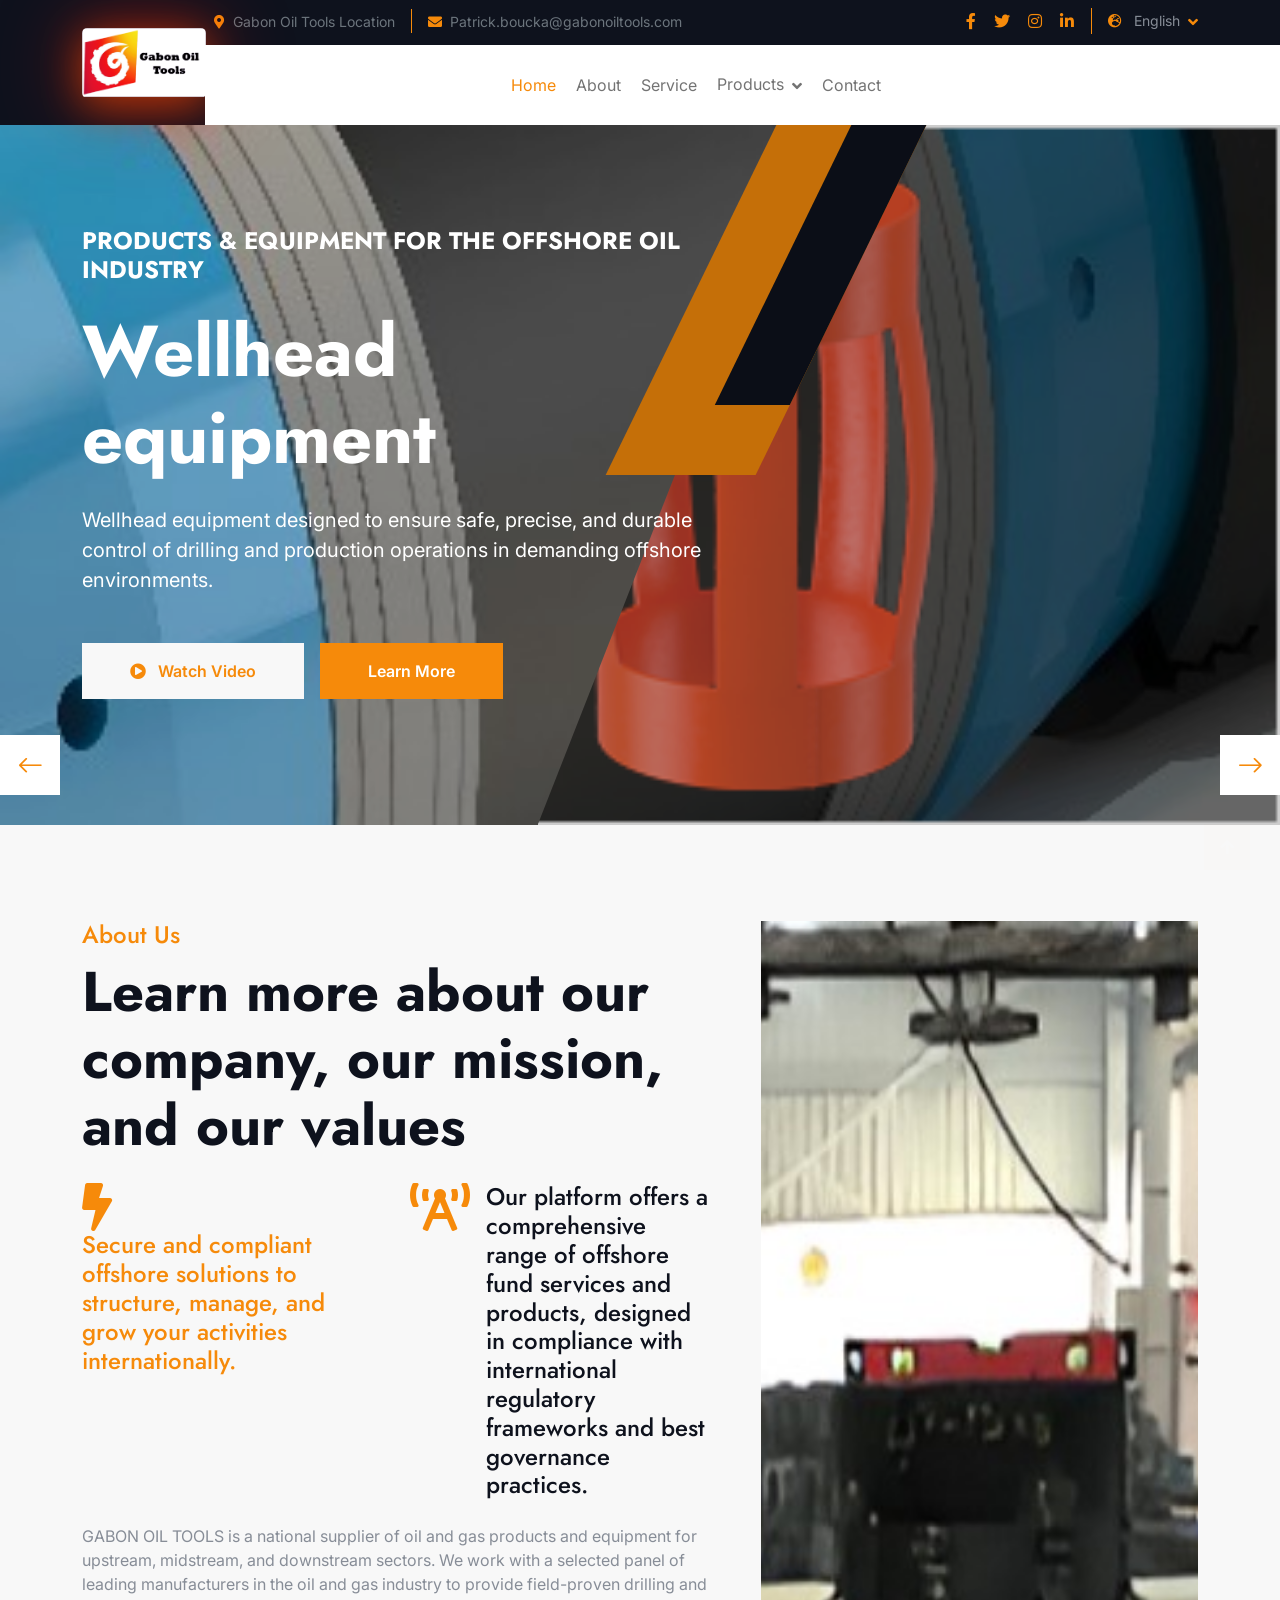
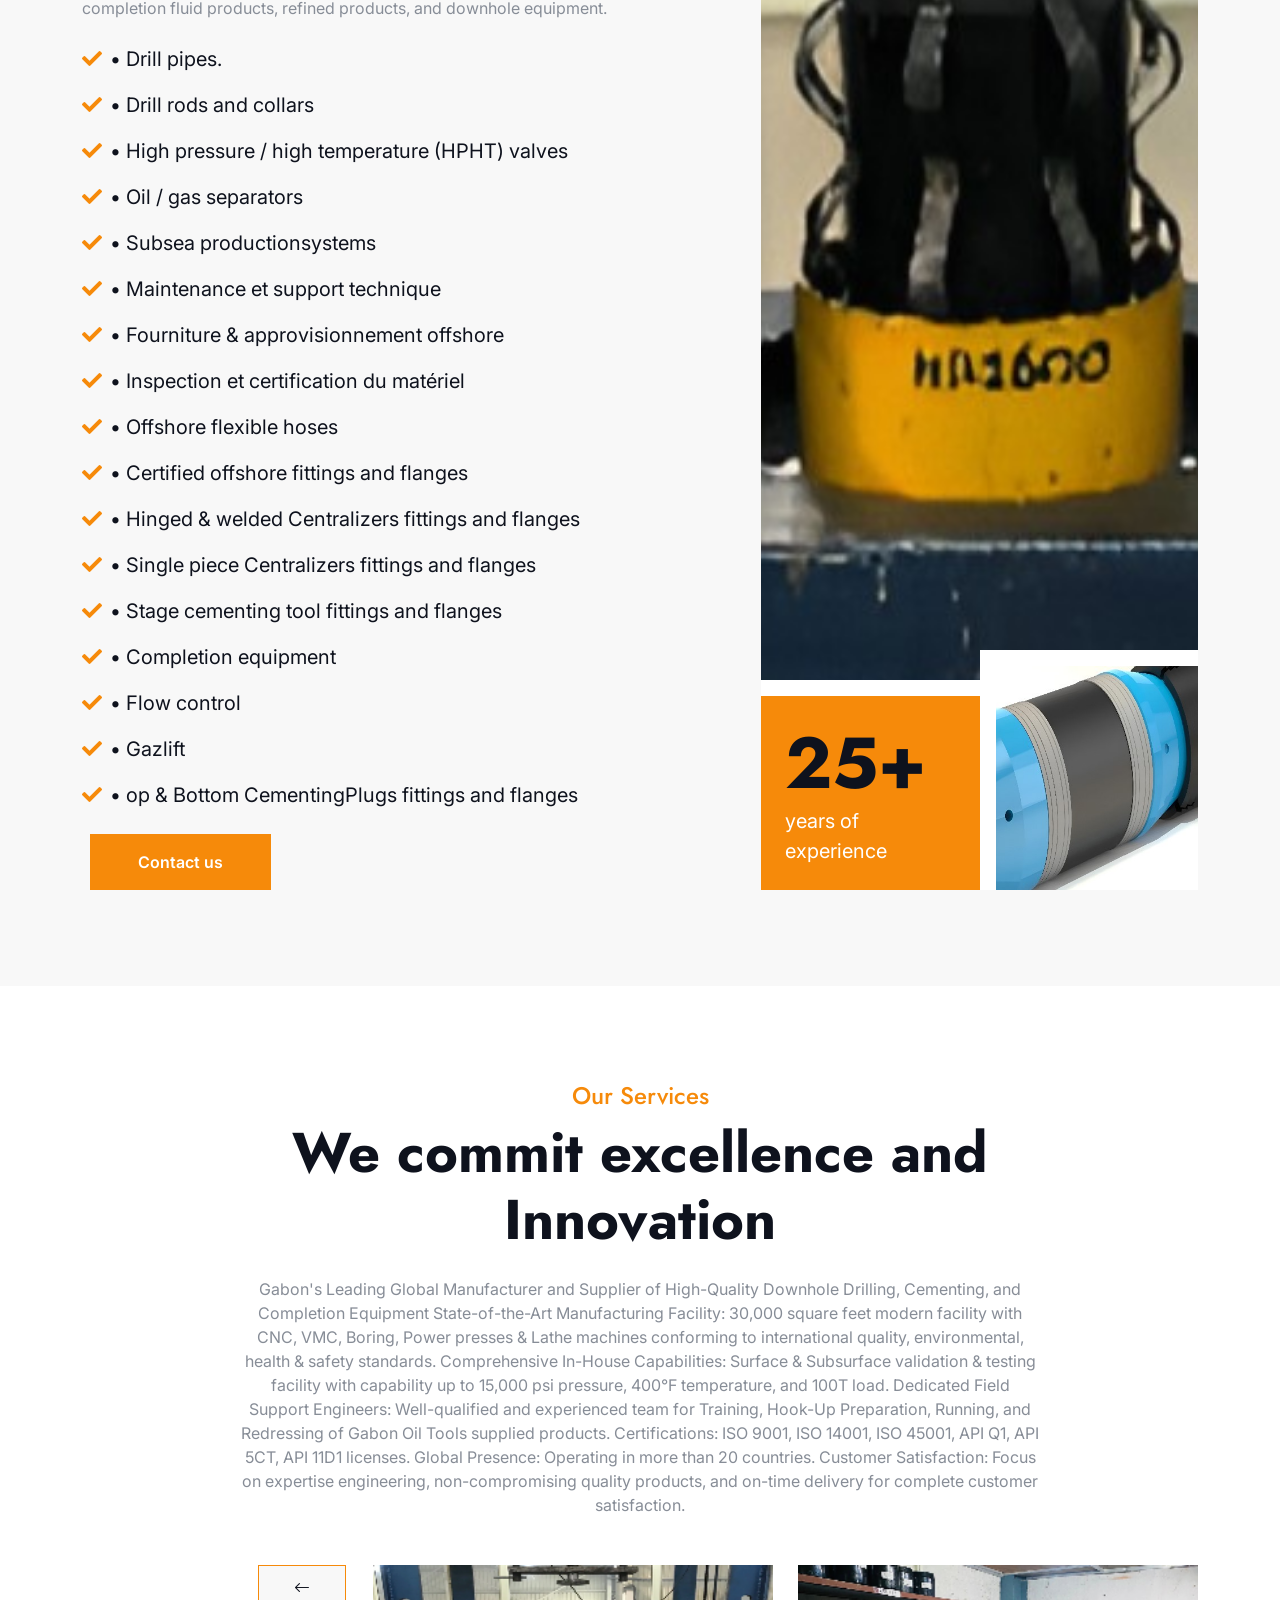
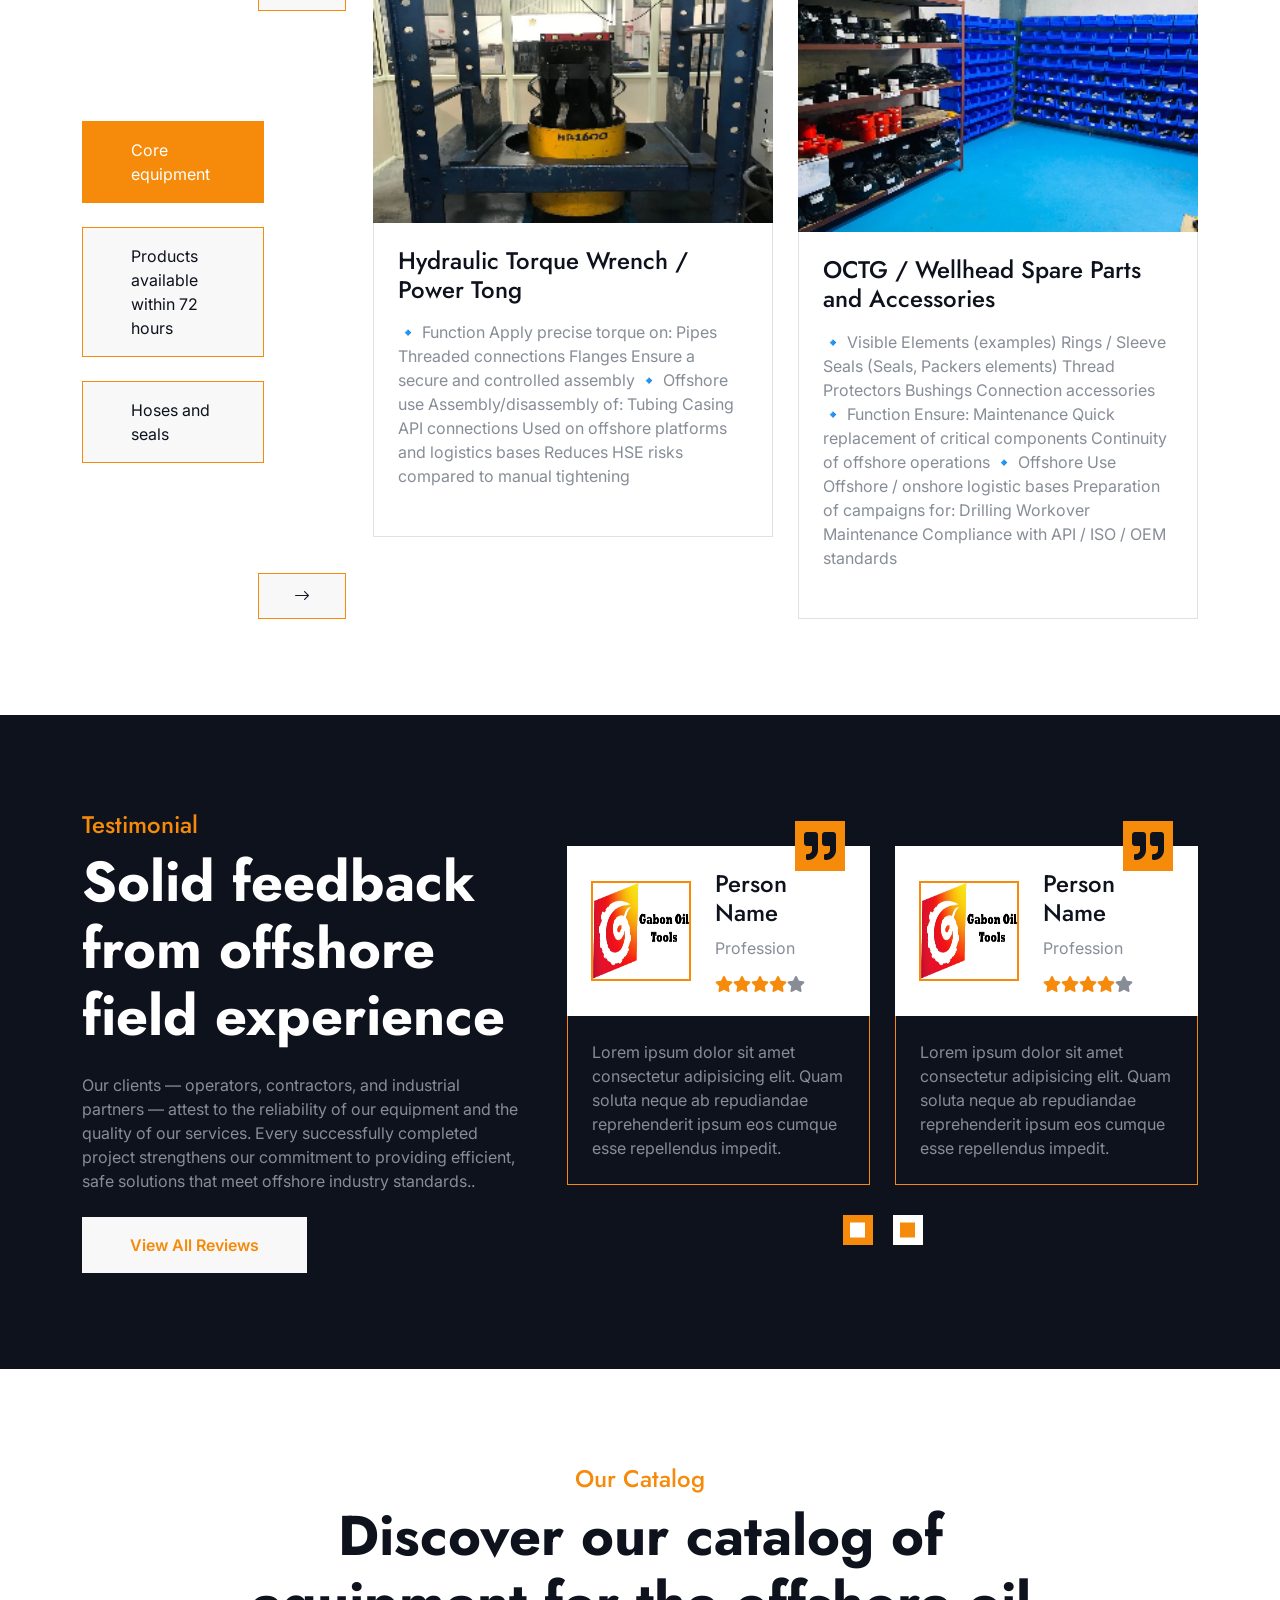
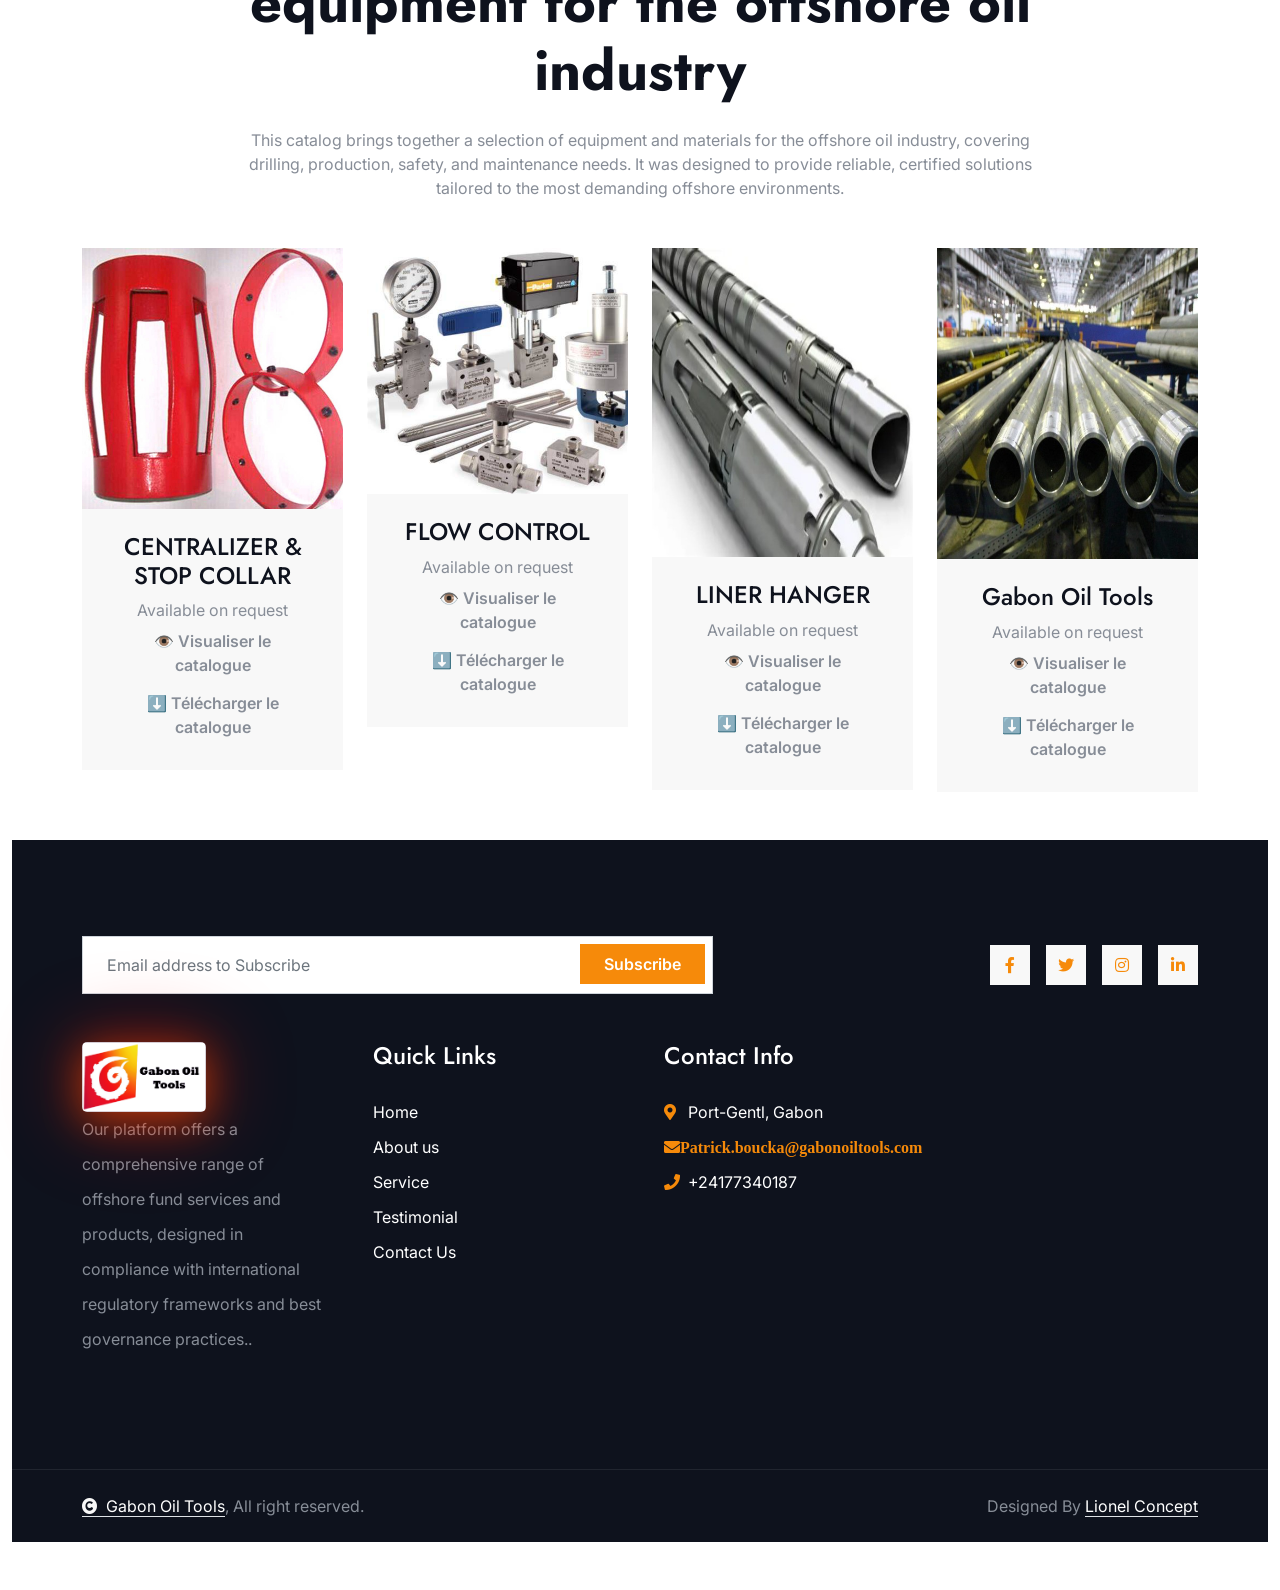
<file: index.html>
<!DOCTYPE html>
<html lang="en">

<head>
    <meta charset="utf-8">
    <title>Gabon Oil Tools</title>
    <meta content="width=device-width, initial-scale=1.0" name="viewport">
    <meta content="" name="keywords">
    <meta content="" name="description">

    <!-- Google Web Fonts -->
    <link rel="preconnect" href="https://fonts.googleapis.com">
    <link rel="preconnect" href="https://fonts.gstatic.com" crossorigin>
    <link
        href="https://fonts.googleapis.com/css2?family=Inter:wght@100..900&family=Edu+TAS+Beginner:wght@400..700&family=Jost:ital,wght@0,100..900;1,100..900&display=swap"
        rel="stylesheet">

    <!-- Icon Font Stylesheet -->
    <link rel="stylesheet" href="https://use.fontawesome.com/releases/v5.15.4/css/all.css" />
    <link href="https://cdn.jsdelivr.net/npm/bootstrap-icons@1.4.1/font/bootstrap-icons.css" rel="stylesheet">

    <!-- Libraries Stylesheet -->
    <link rel="stylesheet" href="lib/animate/animate.min.css" />
    <link href="lib/owlcarousel/assets/owl.carousel.min.css" rel="stylesheet">


    <!-- Customized Bootstrap Stylesheet -->
    <link href="css/bootstrap.min.css" rel="stylesheet">

    <!-- Template Stylesheet -->
    <link href="css/style.css" rel="stylesheet">
</head>

<body>
    <!-- Navbar & Hero Start -->
    <div class="container-fluid header-top">
        <div class="container d-flex align-items-center">
            <h3 class="text-primary mb-0 d-flex align-items-center">
                <img src="img/gtol2.png" alt="Gabon Oil Tools Logo" class="site-logo me-2">
            </h3>
            <div class="w-100 h-100">
                <div class="topbar px-0 py-2 d-none d-lg-block" style="height: 45px;">
                    <div class="row gx-0 align-items-center">
                        <div class="col-lg-8 text-center text-lg-center mb-lg-0">
                            <div class="d-flex flex-wrap">
                                <div class="border-end border-primary pe-3">
                                    <a href="#" class="text-muted small"><i
                                            class="fas fa-map-marker-alt text-primary me-2"></i>Gabon Oil Tools
                                        Location</a>
                                </div>
                                <div class="ps-3">
                                    <a href="mailto:example@gmail.com" class="text-muted small"><i
                                            class="fas fa-envelope text-primary me-2"></i>Patrick.boucka@gabonoiltools.com</a>
                                </div>
                            </div>
                        </div>
                        <div class="col-lg-4 text-center text-lg-end">
                            <div class="d-flex justify-content-end">
                                <div class="d-flex border-end border-primary pe-3">
                                    <a class="btn p-0 text-primary me-3" href="#"><i class="fab fa-facebook-f"></i></a>
                                    <a class="btn p-0 text-primary me-3" href="#"><i class="fab fa-twitter"></i></a>
                                    <a class="btn p-0 text-primary me-3" href="#"><i class="fab fa-instagram"></i></a>
                                    <a class="btn p-0 text-primary me-0" href="#"><i class="fab fa-linkedin-in"></i></a>
                                </div>
                                <div class="dropdown ms-3">
                                    <a href="#" class="dropdown-toggle text-white" data-bs-toggle="dropdown"><small
                                            class="text-body"><i class="fas fa-globe-europe text-primary me-2"></i>
                                            English</small></a>
                                    <div class="dropdown-menu">
                                        <a href="#" class="dropdown-item" onclick="changeLanguage('en')">English</a>
                                        <a href="#" class="dropdown-item" onclick="changeLanguage('fr')">French</a>
                                        <a href="#" class="dropdown-item" onclick="changeLanguage('es')">Spanish</a>
                                        <a href="#" class="dropdown-item" onclick="changeLanguage('ar')">Arabic</a>
                                    </div>
                                </div>
                            </div>
                        </div>
                    </div>
                </div>
                <div class="nav-bar px-0 py-lg-0" style="height: 80px;">
                    <nav class="navbar navbar-expand-lg navbar-light d-flex justify-content-lg-end">
                        <a href="#" class="navbar-brand-2">
                        </a>
                        <button class="navbar-toggler" type="button" data-bs-toggle="collapse"
                            data-bs-target="#navbarCollapse">
                            <span class="fa fa-bars"></span>
                        </button>
                        <div class="collapse navbar-collapse" id="navbarCollapse">
                            <div class="navbar-nav mx-0 mx-lg-auto bg-white">
                                <a href="index.html" class="nav-item nav-link active">Home</a>
                                <a href="about.html" class="nav-item nav-link">About</a>
                                <a href="service.html" class="nav-item nav-link">Service</a>
                                <div class="nav-item dropdown">
                                    <a href="#" class="nav-link" data-bs-toggle="dropdown">
                                        <span class="dropdown-toggle">Products</span>
                                    </a>
                                    <div class="dropdown-menu">
                                        <a href="team.html" class="dropdown-item">Our Catalog</a>
                                        <a href="testimonial.html" class="dropdown-item">Testimonial</a>
                                        <a href="404.html" class="dropdown-item">404 Page</a>
                                    </div>
                                </div>
                                <a href="contact.html" class="nav-item nav-link">Contact</a>
                            </div>
                        </div>
                    </nav>
                </div>
            </div>
        </div>
    </div>
    <!-- Navbar & Hero End -->

    <!-- Carousel Start -->
    <div class="header-carousel owl-carousel overflow-hidden">
        <div class="header-carousel-item hero-section">
            <div class="hero-bg-half-1"></div>
            <div class="hero-shape-1"></div>
            <div class="carousel-caption">
                <div class="container">
                    <div class="row g-4 align-items-center">
                        <div class="col-lg-7 animated fadeInLeft">
                            <div class="text-sm-center text-md-start">
                                <h4 class="text-white text-uppercase fw-bold mb-4">Products & Equipment for the Offshore
                                    Oil Industry</h4>
                                <h1 class="display-2 text-white mb-4">Wellhead equipment</h1>
                                <p class="mb-5 fs-5">Wellhead equipment designed to ensure safe, precise, and durable
                                    control of drilling and production operations in demanding offshore environments.
                                </p>
                                <div class="d-flex justify-content-center justify-content-md-start flex-shrink-0 mb-4">
                                    <a class="btn btn-light py-3 px-4 px-md-5 me-2" href="#"><i
                                            class="fas fa-play-circle me-2"></i> Watch Video</a>
                                    <a class="btn btn-primary py-3 px-4 px-md-5 ms-2" href="#">Learn More</a>
                                </div>
                            </div>
                        </div>
                    </div>
                </div>
            </div>
        </div>
        <div class="header-carousel-item hero-section">
            <div class="hero-bg-half-2"></div>
            <div class="hero-shape-2"></div>
            <div class="carousel-caption">
                <div class="container">
                    <div class="row g-4 align-items-center">
                        <div class="col-lg-7 animated fadeInLeft">
                            <div class="text-sm-center text-md-start">
                                <h4 class="text-white text-uppercase fw-bold mb-4">Professionalism, performance, and
                                    reliability for your offshore operations</h4>
                                <h1 class="display-2 text-white mb-4">Robust wellhead equipment, compliant with
                                    international offshore standards.</h1>
                                <p class="mb-5 fs-5">Recognized expertise and reliable solutions serving offshore oil
                                    industry players, from installation to maintenance.
                                </p>
                                <div class="d-flex justify-content-center justify-content-md-start flex-shrink-0 mb-4">
                                    <a class="btn btn-light py-3 px-4 px-md-5 me-2" href="#"><i
                                            class="fas fa-play-circle me-2"></i> Watch Video</a>
                                    <a class="btn btn-primary py-3 px-4 px-md-5 ms-2" href="#">Learn More</a>
                                </div>
                            </div>
                        </div>
                    </div>
                </div>
            </div>
        </div>
    </div>
    <!-- Carousel End -->


    <!-- About Start -->
    <div class="container-fluid about bg-light py-5">
        <div class="container py-5">
            <div class="row g-5">
                <div class="col-lg-7 wow fadeInLeft" data-wow-delay="0.2s">
                    <div class="h-100">
                        <h4 class="text-primary">About Us</h4>
                        <h1 class="display-4 mb-4">Learn more about our company, our mission, and our values</h1>
                        <div class="row g-4 mb-4">
                            <div class="col-md-6">
                                <a href="#" class="d-flex">
                                    <span class="fas fa-bolt fa-3x me-3"></span>
                                    <h4 class="mb-0">Secure and compliant offshore solutions to structure,
                                        manage, and grow your activities internationally.
                                </a>
                                </h4>
                            </div>
                            <div class="col-md-6">
                                <a href="#" class="d-flex">
                                    <span class="fas fa-broadcast-tower fa-3x me-3"></span>
                                    <h4 class="mb-0">Our platform offers a comprehensive range of offshore fund services
                                        and products, designed
                                        in compliance with international regulatory frameworks and best governance
                                        practices.</h4>
                                </a>
                            </div>
                        </div>
                        <p class="mb-4">GABON OIL TOOLS is a national supplier of oil and gas products and equipment for
                            upstream, midstream, and downstream sectors. We work with a selected panel of leading
                            manufacturers in the oil and gas industry to provide field-proven drilling and completion
                            fluid products,
                            refined products, and downhole equipment.
                        </p>
                        <div class="text-dark mb-4">
                            <p class="fs-5"><span class="fa fa-check text-primary me-2"></span>• Drill pipes.</p>
                            <p class="fs-5"><span class="fa fa-check text-primary me-2"></span>• Drill rods and collars
                            </p>
                            <p class="fs-5"><span class="fa fa-check text-primary me-2"></span>• High pressure / high
                                temperature (HPHT) valves</p>
                            <p class="fs-5"><span class="fa fa-check text-primary me-2"></span>• Oil / gas separators
                            </p>
                            <p class="fs-5"><span class="fa fa-check text-primary me-2"></span>• Subsea
                                productionsystems
                            </p>
                            <p class="fs-5"><span class="fa fa-check text-primary me-2"></span>• Maintenance et support
                                technique
                            </p>
                            <p class="fs-5"><span class="fa fa-check text-primary me-2"></span>• Fourniture &
                                approvisionnement offshore
                            </p>
                            <p class="fs-5"><span class="fa fa-check text-primary me-2"></span>• Inspection et
                                certification du matériel
                            </p>
                            <p class="fs-5"><span class="fa fa-check text-primary me-2"></span>• Offshore flexible hoses
                            </p>
                            <p class="fs-5"><span class="fa fa-check text-primary me-2"></span>• Certified offshore
                                fittings and flanges</p>
                            <p class="fs-5"><span class="fa fa-check text-primary me-2"></span>• Hinged & welded
                                Centralizers fittings and flanges</p>
                            <p class="fs-5"><span class="fa fa-check text-primary me-2"></span>• Single piece
                                Centralizers fittings and flanges</p>
                            <p class="fs-5"><span class="fa fa-check text-primary me-2"></span>• Stage cementing tool
                                fittings and flanges</p>
                            <p class="fs-5"><span class="fa fa-check text-primary me-2"></span>• Completion equipment
                            </p>
                            <p class="fs-5"><span class="fa fa-check text-primary me-2"></span>• Flow control</p>
                            <p class="fs-5"><span class="fa fa-check text-primary me-2"></span>• Gazlift</p>
                            <p class="fs-5"><span class="fa fa-check text-primary me-2"></span>• op & Bottom
                                CementingPlugs fittings and flanges</p>
                        </div>
                        <a class="btn btn-primary py-3 px-4 px-md-5 ms-2" href="#">Contact us</a>
                    </div>
                </div>
                <div class="col-lg-5 wow fadeInRight" data-wow-delay="0.2s">
                    <div class="position-relative h-100">
                        <img src="img/about-1.jpg" class="img-fluid w-100 h-100" style="object-fit: cover;" alt="">
                        <div class="bg-white">
                            <div class="position-absolute pt-3 bg-white" style="width: 50%; left: 0; bottom: 0;">
                                <div class="bg-primary p-4">
                                    <h4 class="display-2 mb-0">25+</h4>
                                    <p class="text-white fs-5 mb-0">years of experience</p>
                                </div>
                            </div>
                            <div class="position-absolute p-3 bg-white pb-0 pe-0"
                                style="width: 50%; bottom: 0; right: 0;">
                                <img src="img/about-2.jpg" class="img-fluid" alt="">
                            </div>
                        </div>
                    </div>
                </div>
            </div>
        </div>
    </div>
    <!-- About End -->


    <!-- Services Start -->
    <div class="container-fluid service py-5">
        <div class="container py-5">
            <div class="d-flex flex-column mx-auto text-center mb-5 wow fadeInUp" data-wow-delay="0.2s"
                style="max-width: 800px;">
                <h4 class="text-primary">Our Services</h4>
                <h1 class="display-4 mb-4">We commit excellence and Innovation</h1>
                <p class="mb-0">
                    Gabon's Leading Global Manufacturer and Supplier of High-Quality Downhole Drilling, Cementing, and
                    Completion Equipment
                    State-of-the-Art Manufacturing Facility: 30,000 square feet modern facility with CNC, VMC, Boring,
                    Power presses & Lathe machines conforming to international quality, environmental, health & safety
                    standards.
                    Comprehensive In-House Capabilities: Surface & Subsurface validation & testing facility with
                    capability up to 15,000 psi pressure, 400°F temperature, and 100T load.
                    Dedicated Field Support Engineers: Well-qualified and experienced team for Training, Hook-Up
                    Preparation, Running, and Redressing of Gabon Oil Tools supplied products.
                    Certifications: ISO 9001, ISO 14001, ISO 45001, API Q1, API 5CT, API 11D1 licenses.
                    Global Presence: Operating in more than 20 countries.
                    Customer Satisfaction: Focus on expertise engineering, non-compromising quality products, and
                    on-time delivery for complete customer satisfaction.

                </p>
            </div>
            <div class="row g-5 align-items-center">
                <div class="col-lg-3 wow fadeInLeft" data-wow-delay="0.2s">
                    <ul class="nav">
                        <li class="nav-item me-lg-0 mb-4">
                            <a class="py-3 px-5 active" data-bs-toggle="pill" href="#ServiceTab-1">
                                <span>Core equipment</span>
                            </a>
                        </li>
                        <li class="nav-item me-lg-0 mb-4">
                            <a class="py-3 px-5" data-bs-toggle="pill" href="#ServiceTab-2">
                                <span>Products available within 72 hours</span>
                            </a>
                        </li>
                        <li class="nav-item me-lg-0 mb-4 mb-lg-0">
                            <a class="py-3 px-5" data-bs-toggle="pill" href="#ServiceTab-3">
                                <span>Hoses and seals</span>
                            </a>
                        </li>
                    </ul>
                </div>
                <div class="col-lg-9 wow fadeInRight" data-wow-delay="0.3s">
                    <div class="tab-content">
                        <div id="ServiceTab-1" class="tab-pane fade show p-0 active">
                            <div class="service-carousel owl-carousel">
                                <div class="service-item">
                                    <img src="img/product5.png" class="img-fluid w-100" alt="">
                                    <div class="border border-top-0 p-4">
                                        <h4 class="mb-3">Hydraulic Torque Wrench / Power Tong</h4>
                                        <p class="mb-4">🔹 Function

                                            Apply precise torque on:

                                            Pipes

                                            Threaded connections
                                            Flanges
                                            Ensure a secure and controlled assembly
                                            🔹 Offshore use
                                            Assembly/disassembly of:
                                            Tubing
                                            Casing
                                            API connections
                                            Used on offshore platforms and logistics bases
                                            Reduces HSE risks compared to manual tightening
                                        </p>

                                    </div>
                                </div>
                                <div class="service-item">
                                    <img src="img/product2.png" class="img-fluid w-100" alt="">
                                    <div class="border border-top-0 p-4">
                                        <h4 class="mb-3">OCTG / Wellhead Spare Parts and Accessories</h4>
                                        <p class="mb-4">🔹 Visible Elements (examples)
                                            Rings / Sleeve
                                            Seals (Seals, Packers elements)
                                            Thread Protectors
                                            Bushings
                                            Connection accessories
                                            🔹 Function
                                            Ensure:
                                            Maintenance
                                            Quick replacement of critical components
                                            Continuity of offshore operations
                                            🔹 Offshore Use
                                            Offshore / onshore logistic bases
                                            Preparation of campaigns for:
                                            Drilling
                                            Workover
                                            Maintenance
                                            Compliance with API / ISO / OEM standards
                                        </p>

                                    </div>
                                </div>
                                <div class="service-item">
                                    <img src="img/product1.png" class="img-fluid w-100" alt="">
                                    <div class="border border-top-0 p-4">
                                        <h4 class="mb-3">Buoyancy Can</h4>
                                        <p class="mb-4">The offshore buoyancy module is a piece of equipment designed to
                                            provide controlled positive lift to underwater installations. It is used to
                                            reduce the apparent weight of submerged equipment and facilitate their
                                            handling, installation, and stabilization in offshore environments. Offshore
                                            applications

                                            Installation and stabilization of risers
                                            Support for subsea lines
                                            Subsea lifting and positioning operations
                                            Reduction of loads on offshore structures
                                            Key advantages
                                        </p>

                                    </div>
                                </div>
                            </div>
                        </div>
                        <div id="ServiceTab-2" class="tab-pane fade show p-0">
                            <div class="service-carousel owl-carousel">
                                <div class="service-item">
                                    <img src="img/residential-1.jpg" class="img-fluid w-100" alt="">
                                    <div class="border border-top-0 p-4">
                                        <h4 class="mb-3">Wellhead Christmas Tree</h4>
                                        <p class="mb-4">L🔹 Function

                                            Control the flow of oil or gas leaving the well
                                            Isolate the well in case of emergency
                                            Enable operations such as:
                                            Production
                                            Well testing
                                            Intervention (workover, wireline, coiled tubing)

                                            🔹 Offshore Usage
                                            Installed on offshore platforms or subsea
                                            Key safety and pressure control component
                                            Compliant with API 6A / API 17D standards
                                        </p>

                                    </div>
                                </div>
                                <div class="service-item">
                                    <img src="img/residential-2.jpg" class="img-fluid w-100" alt="">
                                    <div class="border border-top-0 p-4">
                                        <h4 class="mb-3">Offshore Buoyancy Module</h4>
                                        <p class="mb-4">🔹 Function

                                            Provide buoyancy to submerged equipment
                                            Reduce apparent weight in water:
                                            Risers
                                            Flexible lines
                                            Subsea equipment
                                            🔹 Offshore use
                                            Used during:
                                            Subsea installation
                                            Lifting
                                            Stabilization of underwater lines
                                            Resistant to corrosion and marine pressure
                                        </p>
                                    </div>
                                </div>
                                <div class="service-item">
                                    <img src="img/residential-3.jpg" class="img-fluid w-100" alt="">
                                    <div class="border border-top-0 p-4">
                                        <h4 class="mb-3">Tie Rod / Lifting Bar</h4>
                                        <p class="mb-4">🔹 Function

                                            Transmit mechanical forces
                                            Support or stabilize heavy equipment
                                            Used for lifting, alignment, or anchoring
                                            🔹 Offshore use
                                            Handling heavy equipment
                                            Assembly of offshore structures
                                            Designed for high loads and marine environments
                                        </p>
                                    </div>
                                </div>
                            </div>
                        </div>
                        <div id="ServiceTab-3" class="tab-pane fade show p-0">
                            <div class="service-carousel owl-carousel">
                                <div class="service-item">
                                    <img src="img/industrial-1.jpg" class="img-fluid w-100" alt="">
                                    <div class="border border-top-0 p-4">
                                        <h4 class="mb-3">Casing Centralizer</h4>
                                        <p class="mb-4">🔹 Function
                                            🔹 Fonction
                                            Transporter les fluides (pétrole, gaz)
                                            Maintenir la stabilité du puits
                                            Résister à la pression interne/externe
                                            🔹 Usage offshore
                                            Forage et production offshore
                                            Acier haute résistance
                                            Normes API 5CT
                                        </p>

                                    </div>
                                </div>
                                <div class="service-item">
                                    <img src="img/industrial-2.jpg" class="img-fluid w-100" alt="">
                                    <div class="border border-top-0 p-4">
                                        <h4 class="mb-3">Cement Retainer</h4>
                                        <p class="mb-4">🔹 Function
                                            Maintain the cement at a precise depth
                                            Allow selective cementing
                                            Prevent cement from flowing back up the well
                                            🔹 Offshore use
                                            Repair cementing operations
                                            Isolation of defective zones
                                            Inter-zone sealing in an offshore environment
                                        </p>

                                    </div>
                                </div>
                                <div class="service-item">
                                    <img src="img/industrial-3.jpg" class="img-fluid w-100" alt="">
                                    <div class="border border-top-0 p-4">
                                        <h4 class="mb-3">Bridge Plug</h4>
                                        <p class="mb-4">🔹 Fonction
                                            Obstruer temporairement ou définitivement une section du puits
                                            Isoler une zone de production ou une formation
                                            Supporter des différentiels de pression élevés
                                            🔹 Usage offshore
                                            Abandon temporaire ou définitif de puits
                                            Opérations de workover
                                            Tests de pression
                                            Compatible wireline / tubing / drill pipe
                                        </p>

                                    </div>
                                </div>
                            </div>
                        </div>
                    </div>
                </div>
            </div>
        </div>
    </div>
    <!-- Services End -->


    <!-- Testimonial Start -->
    <div class="container-fluid testimonial bg-dark py-5">
        <div class="container py-5">
            <div class="row g-5">
                <div class="col-lg-6 col-xl-5 wow fadeInUp" data-wow-delay="0.2s">
                    <h4 class="text-primary">Testimonial</h4>
                    <h1 class="display-4 text-white mb-4">Solid feedback from offshore field experience</h1>
                    <p class="mb-4">Our clients — operators, contractors, and industrial partners — attest to the
                        reliability of our equipment and the quality of our services. Every successfully completed
                        project strengthens
                        our commitment to providing efficient, safe solutions that meet offshore industry standards..
                    </p>
                    <a class="btn btn-light py-3 px-5" href="#">View All Reviews</a>
                </div>
                <div class="col-lg-6 col-xl-7 wow fadeInUp" data-wow-delay="0.4s">
                    <div class="owl-carousel testimonial-carousel">
                        <div class="testimonial-item">
                            <div class="testimonial-quote"><i class="fa fa-quote-right fa-2x"></i>
                            </div>
                            <div class="testimonial-inner p-4">
                                <img src="img/logo got2.png" class="img-fluid" alt="">
                                <div class="ms-4">
                                    <h4>Person Name</h4>
                                    <p>Profession</p>
                                    <div class="d-flex text-primary">
                                        <i class="fas fa-star"></i>
                                        <i class="fas fa-star"></i>
                                        <i class="fas fa-star"></i>
                                        <i class="fas fa-star"></i>
                                        <i class="fas fa-star text-body"></i>
                                    </div>
                                </div>
                            </div>
                            <div class="customer-text p-4">
                                <p class="mb-0">Lorem ipsum dolor sit amet consectetur adipisicing elit. Quam soluta
                                    neque ab repudiandae reprehenderit ipsum eos cumque esse repellendus impedit.</p>
                            </div>
                        </div>
                        <div class="testimonial-item">
                            <div class="testimonial-quote"><i class="fa fa-quote-right fa-2x"></i>
                            </div>
                            <div class="testimonial-inner p-4">
                                <img src="img/logo got2.png" class="img-fluid" alt="">
                                <div class="ms-4">
                                    <h4>Person Name</h4>
                                    <p>Profession</p>
                                    <div class="d-flex text-primary">
                                        <i class="fas fa-star"></i>
                                        <i class="fas fa-star"></i>
                                        <i class="fas fa-star"></i>
                                        <i class="fas fa-star"></i>
                                        <i class="fas fa-star text-body"></i>
                                    </div>
                                </div>
                            </div>
                            <div class="customer-text p-4">
                                <p class="mb-0">Lorem ipsum dolor sit amet consectetur adipisicing elit. Quam soluta
                                    neque ab repudiandae reprehenderit ipsum eos cumque esse repellendus impedit.</p>
                            </div>
                        </div>
                        <div class="testimonial-item">
                            <div class="testimonial-quote"><i class="fa fa-quote-right fa-2x"></i>
                            </div>
                            <div class="testimonial-inner p-4">
                                <img src="img/logo got2.png" class="img-fluid" alt="">
                                <div class="ms-4">
                                    <h4>Person Name</h4>
                                    <p>Profession</p>
                                    <div class="d-flex text-primary">
                                        <i class="fas fa-star"></i>
                                        <i class="fas fa-star"></i>
                                        <i class="fas fa-star"></i>
                                        <i class="fas fa-star"></i>
                                        <i class="fas fa-star text-body"></i>
                                    </div>
                                </div>
                            </div>
                            <div class="customer-text p-4">
                                <p class="mb-0">Lorem ipsum dolor sit amet consectetur adipisicing elit. Quam soluta
                                    neque ab repudiandae reprehenderit ipsum eos cumque esse repellendus impedit.</p>
                            </div>
                        </div>
                    </div>
                </div>
            </div>
        </div>
    </div>
    <!-- Testimonial End -->


    <!-- Team Start -->
    <div class="container-fluid team py-5">
        <div class="container py-5">
            <div class="d-flex flex-column mx-auto text-center mb-5 wow fadeInUp" data-wow-delay="0.2s"
                style="max-width: 800px;">
                <h4 class="text-primary">Our Catalog</h4>
                <h1 class="display-4 mb-4">Discover our catalog of equipment for the offshore oil industry</h1>
                <p class="mb-0">This catalog brings together a selection of equipment and materials for the offshore oil
                    industry, covering drilling, production, safety,
                    and maintenance needs. It was designed to provide reliable,
                    certified solutions tailored to the most demanding offshore environments.</p>
            </div>
            <div class="row g-4">
                <div class="col-md-6 col-lg-3 wow fadeInUp" data-wow-delay="0.2s">
                    <div class="team-item">
                        <div class="team-img">
                            <img src="img/Slip-on-Set-Screw-Stop-Collar-Stop-Ring-for-Casing-Centralizer.jpg"
                                class="img-fluid w-100" alt="">
                        </div>
                        <div class="team-content bg-light text-center p-4">
                            <h4>CENTRALIZER & STOP COLLAR </h4>
                            <p class="mb-0">Available on request</p>
                            <div class="catalog-actions">
                                <a href="img/pdf/CENTRALIZER & STOP COLLAR Catalogue.pdf" target="_blank"
                                    class="btn btn-view">
                                    👁️ Visualiser le catalogue
                                </a>
                                <a href="img/pdf/CENTRALIZER & STOP COLLAR Catalogue.pdf" download
                                    class="btn btn-download">
                                    ⬇️ Télécharger le catalogue
                                </a>
                            </div>

                        </div>
                    </div>
                </div>

                <div class="col-md-6 col-lg-3 wow fadeInUp" data-wow-delay="0.6s">
                    <div class="team-item">
                        <div class="team-img">
                            <img src="img/Flowcontrol.jpg" class="img-fluid w-100" alt="">
                        </div>
                        <div class="team-content bg-light text-center p-4">
                            <h4>FLOW CONTROL</h4>
                            <p class="mb-0">Available on request</p>
                            <div class="catalog-actions">
                                <a href="pdf/Product Catalog - Gradwell Oilfield.pdf" target="_blank"
                                    class="btn btn-view">
                                    👁️ Visualiser le catalogue
                                </a>
                                <a href="pdf/Product Catalog - Gradwell Oilfield.pdf" download class="btn btn-download">
                                    ⬇️ Télécharger le catalogue
                                </a>
                            </div>

                        </div>
                    </div>
                </div>
                <div class="col-md-6 col-lg-3 wow fadeInUp" data-wow-delay="0.6s">
                    <div class="team-item">
                        <div class="team-img">
                            <img src="img/team-3.jpg" class="img-fluid w-100" alt="">
                        </div>
                        <div class="team-content bg-light text-center p-4">
                            <h4>LINER HANGER</h4>
                            <p class="mb-0">Available on request</p>
                            <div class="catalog-actions">
                                <a href="pdf/FLOW CONTROL Catalogue.pdf" target="_blank" class="btn btn-view">
                                    👁️ Visualiser le catalogue
                                </a>
                                <a href="pdf/FLOW CONTROL Catalogue.pdf" download class="btn btn-download">
                                    ⬇️ Télécharger le catalogue
                                </a>
                            </div>

                        </div>
                    </div>
                </div>
                <div class="col-md-6 col-lg-3 wow fadeInUp" data-wow-delay="0.8s">
                    <div class="team-item">
                        <div class="team-img">
                            <img src="img/team-4.jpg" class="img-fluid w-100" alt="">
                        </div>
                        <div class="team-content bg-light text-center p-4">
                            <h4>Gabon Oil Tools</h4>
                            <p class="mb-0">Available on request</p>
                            <div class="catalog-actions">
                                <a href="pdf/LINER HANGER Catalogue.pdf" target="_blank" class="btn btn-view">
                                    👁️ Visualiser le catalogue
                                </a>
                                <a href="pdf/LINER HANGER Catalogue.pdf" download class="btn btn-download">
                                    ⬇️ Télécharger le catalogue
                                </a>
                            </div>
                        </div>
                    </div>

                </div>
            </div>
        </div>
        <!-- Team End -->


        <!-- Footer Start -->
        <div class="container-fluid footer bg-dark py-5 wow fadeIn" data-wow-delay="0.2s">
            <div class="container py-5">
                <div class="row g-5 mb-5 align-items-center">
                    <div class="col-lg-7">
                        <div class="position-relative mx-auto">
                            <input class="form-control w-100 py-3 ps-4 pe-5" type="text"
                                placeholder="Email address to Subscribe">
                            <button type="button"
                                class="btn btn-primary position-absolute top-0 end-0 py-2 px-4 mt-2 me-2">Subscribe</button>
                        </div>
                    </div>
                    <div class="col-lg-5">
                        <div class="d-flex align-items-center justify-content-center justify-content-lg-end">
                            <a class="btn btn-light btn-md-square me-3" href=""><i class="fab fa-facebook-f"></i></a>
                            <a class="btn btn-light btn-md-square me-3" href=""><i class="fab fa-twitter"></i></a>
                            <a class="btn btn-light btn-md-square me-3" href=""><i class="fab fa-instagram"></i></a>
                            <a class="btn btn-light btn-md-square me-0" href=""><i class="fab fa-linkedin-in"></i></a>
                        </div>
                    </div>
                </div>
                <div class="row g-5">
                    <div class="col-md-6 col-lg-6 col-xl-3">
                        <div class="footer-item d-flex flex-column">
                            <div class="footer-item">
                                <h3 class="text-primary mb-0 d-flex align-items-center">
                                    <img src="img/gtol2.png" alt="Gabon Oil Tools Logo" class="site-logo me-2">
                                </h3>
                                <p class="mb-3">Our platform offers a comprehensive range of offshore fund services and
                                    products,
                                    designed in compliance with international regulatory frameworks and best governance
                                    practices..</p>
                            </div>
                        </div>
                    </div>
                    <div class="col-md-6 col-lg-6 col-xl-3">
                        <div class="footer-item d-flex flex-column">
                            <h4 class="text-white mb-4">Quick Links</h4>
                            <a href="#"> Home</a>
                            <a href="#"> About us</a>
                            <a href="#"> Service</a>
                            <a href="#"> Testimonial</a>
                            <a href="#"> Contact Us</a>
                        </div>
                    </div>
                    <div class="col-md-6 col-lg-6 col-xl-3">
                        <div class="footer-item d-flex flex-column">
                            <h4 class="text-white mb-4">Contact Info</h4>
                            <a href="#"><i class="fa fa-map-marker-alt text-primary me-2"></i> Port-Gentl, Gabon
                            </a>
                            <a href="mailto:Patrick.boucka@gabonoiltools.com"><i
                                    class="fas fa-envelope text-primary me-2">Patrick.boucka@gabonoiltools.com</a></i>

                            <a href="tel:+24177340187"><i class="fas fa-phone text-primary me-2"></i>+24177340187</a>
                        </div>
                    </div>
                </div>
            </div>
        </div>
        <!-- Footer End -->


        <!-- Copyright Start -->
        <div class="container-fluid copyright py-4">
            <div class="container">
                <div class="row g-4 align-items-center">
                    <div class="col-md-6 text-center text-md-start mb-md-0">
                        <span class="text-body"><a href="#" class="border-bottom text-white"><i
                                    class="fas fa-copyright text-light me-2"></i>Gabon Oil Tools</a>, All right
                            reserved.</span>
                    </div>
                    <div class="col-md-6 text-center text-md-end text-body">
                        Designed By <a class="border-bottom text-white"
                            href="https://lionel-johnson.github.io/LionelConcept/">Lionel Concept</a>
                    </div>
                </div>
            </div>
        </div>
        <!-- Copyright End -->


        <!-- Back to Top -->
        <a href="#" class="btn btn-primary btn-lg-square back-to-top"><i class="fa fa-arrow-up"></i></a>


        <!-- JavaScript Libraries -->
        <script src="https://ajax.googleapis.com/ajax/libs/jquery/3.6.4/jquery.min.js"></script>
        <script src="https://cdn.jsdelivr.net/npm/bootstrap@5.0.0/dist/js/bootstrap.bundle.min.js"></script>
        <script src="lib/wow/wow.min.js"></script>
        <script src="lib/easing/easing.min.js"></script>
        <script src="lib/waypoints/waypoints.min.js"></script>
        <script src="lib/owlcarousel/owl.carousel.min.js"></script>


        <script>
            const translations = {
                en: {
                    site_name: "Gabon Oil Tools",
                    home: "Home",
                    services: "Services",
                    contact: "Contact"
                },
                fr: {
                    site_name: "Gabon Oil Tools",
                    home: "Accueil",
                    services: "Services",
                    contact: "Contact"
                },
                es: {
                    site_name: "Gabon Oil Tools",
                    home: "Inicio",
                    services: "Servicios",
                    contact: "Contacto"
                },
                ar: {
                    site_name: "Gabon Oil Tools",
                    home: "الرئيسية",
                    services: "الخدمات",
                    contact: "اتصال"
                }
            };

            function changeLanguage(lang) {
                document.querySelectorAll("[data-key]").forEach(el => {
                    const key = el.getAttribute("data-key");
                    if (translations[lang][key]) {
                        el.textContent = translations[lang][key];
                    }
                });

                // Mode RTL pour l’arabe
                document.documentElement.dir = (lang === "ar") ? "rtl" : "ltr";
            }
        </script>


        <!-- Template Javascript -->
        <script src="js/main.js"></script>
</body>

</html>
</file>
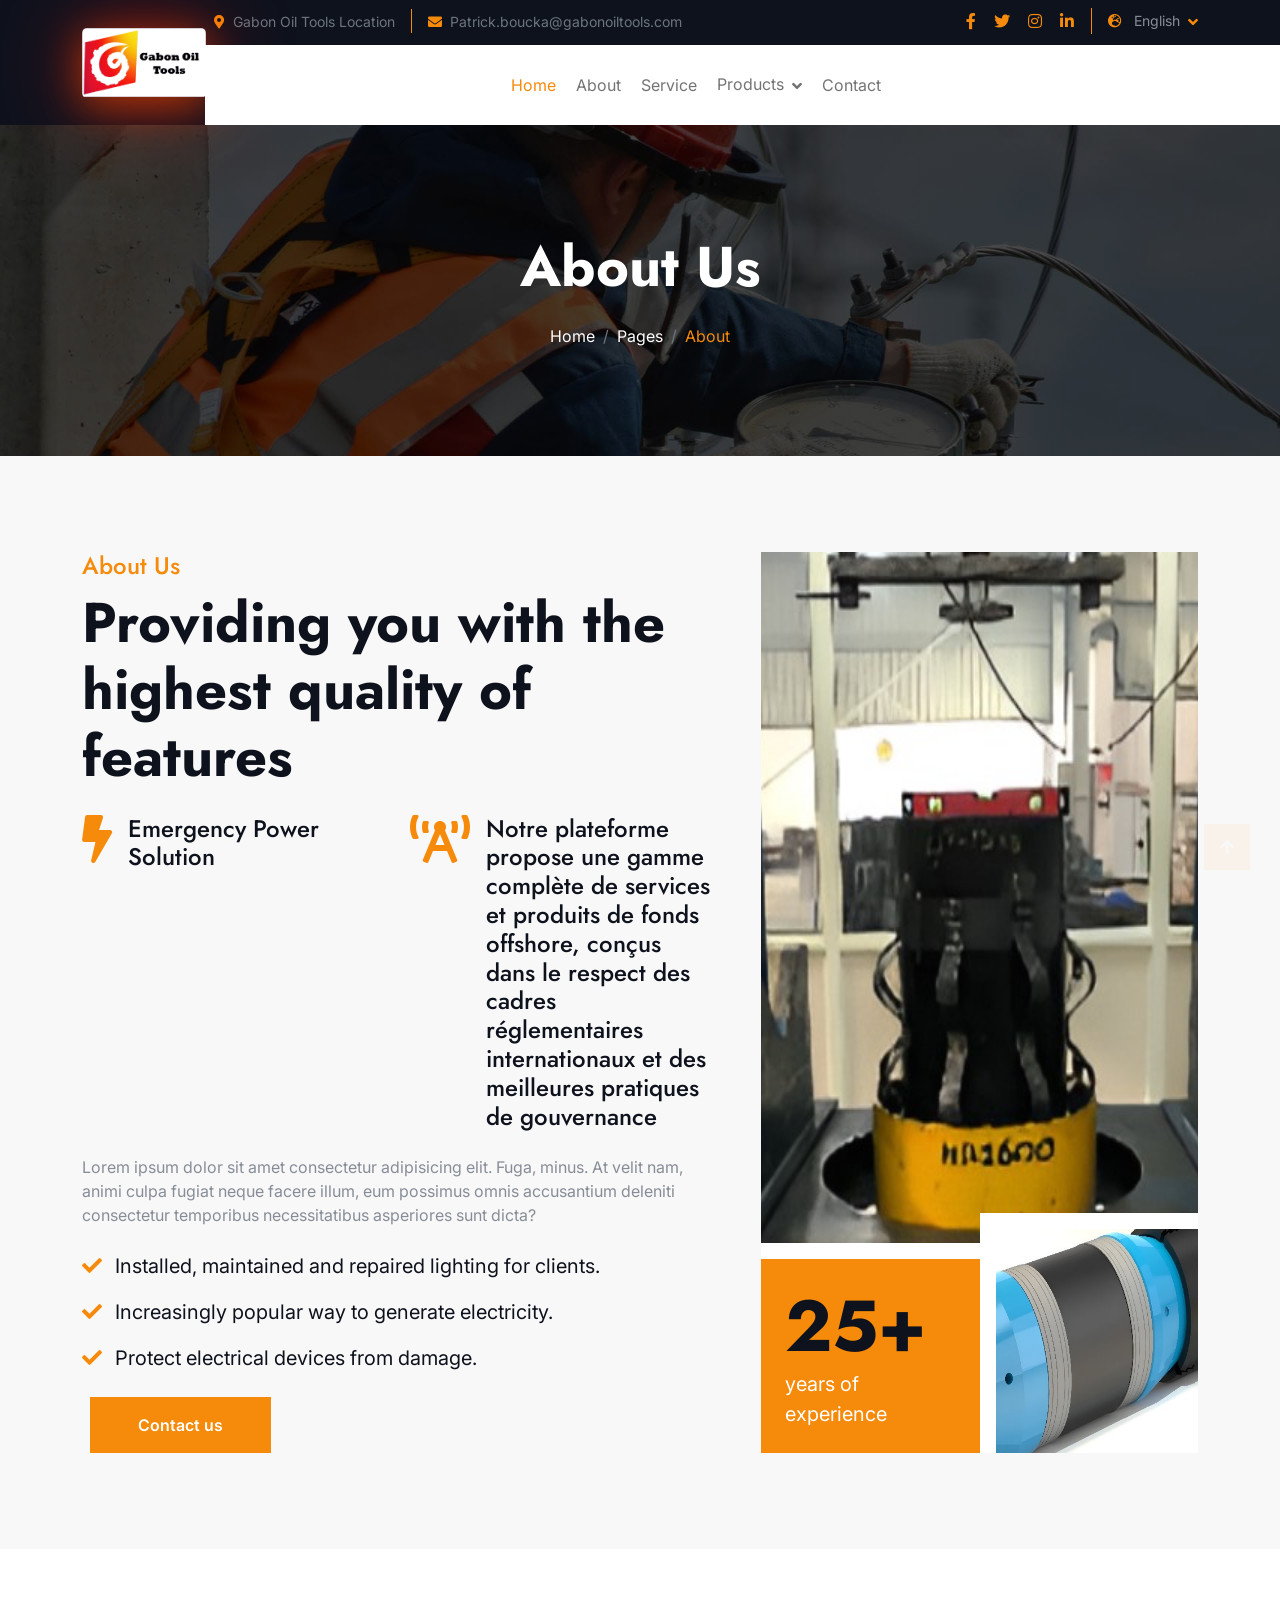
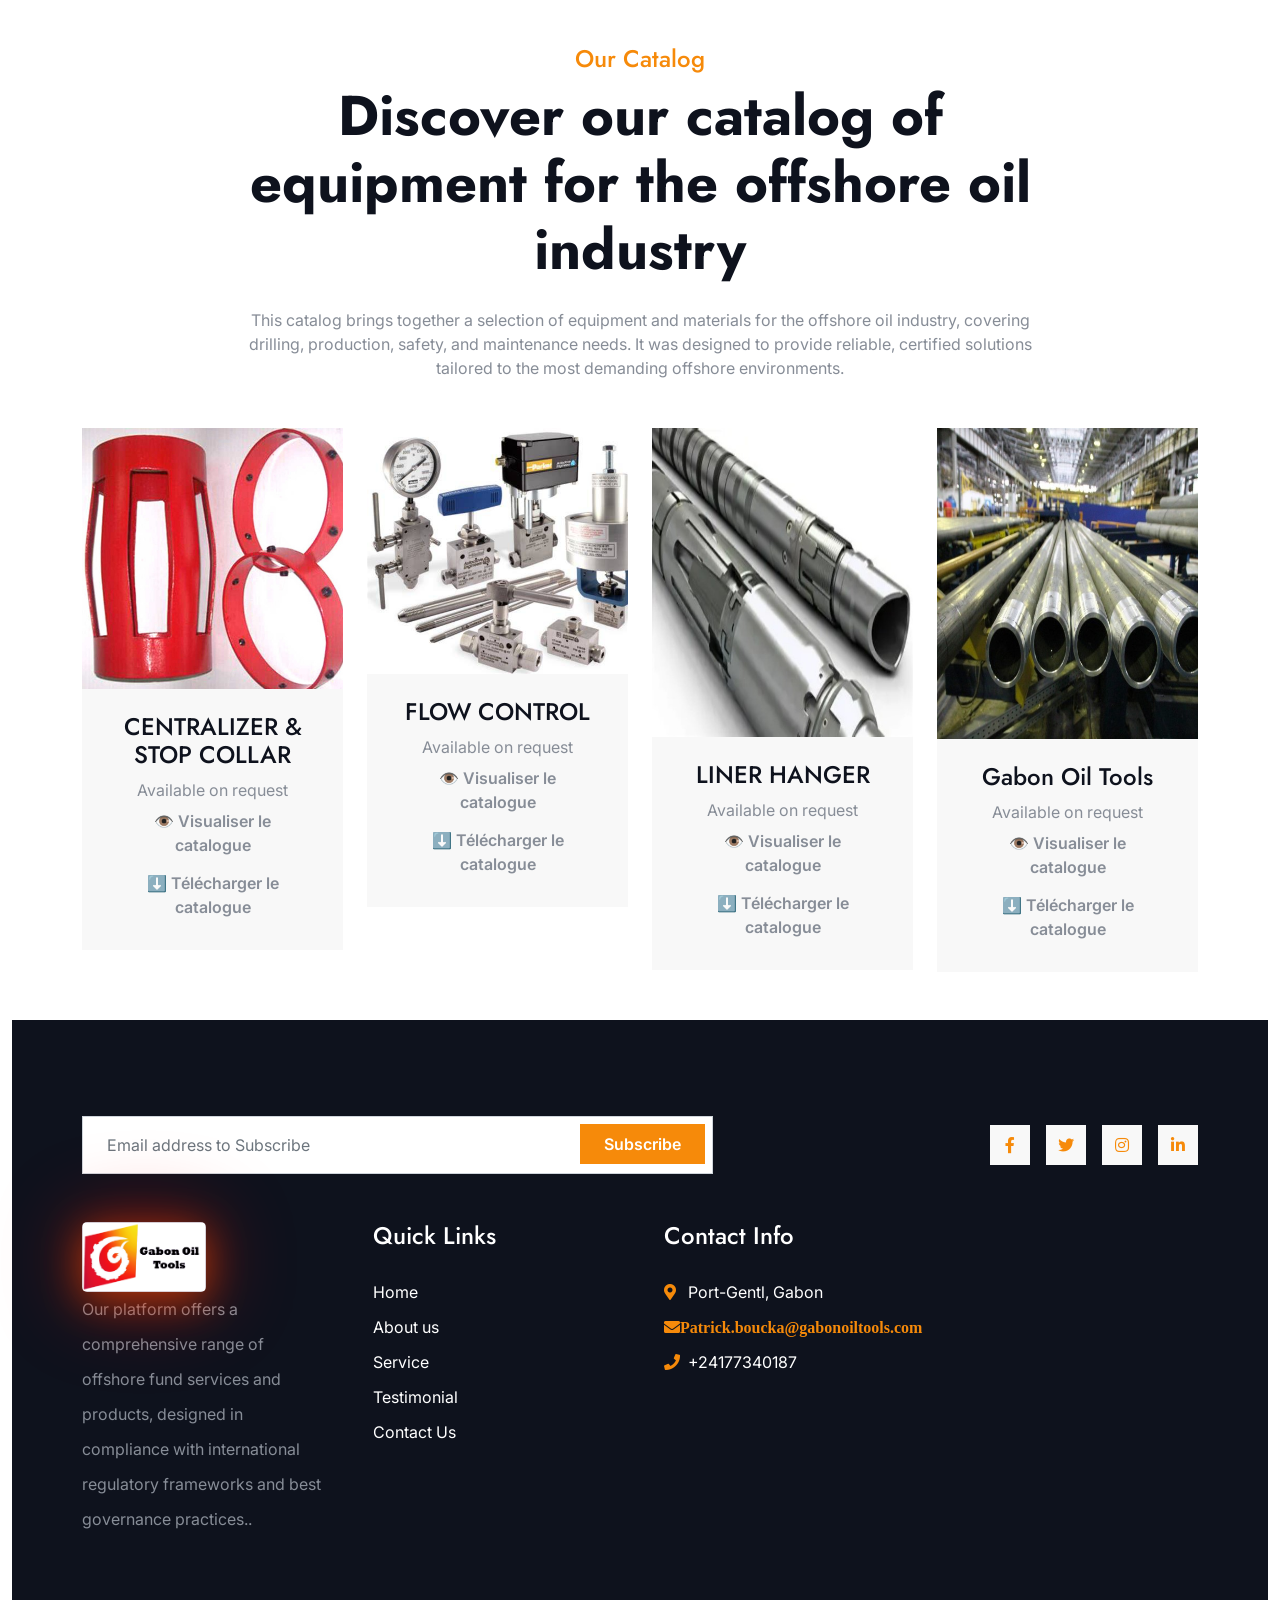
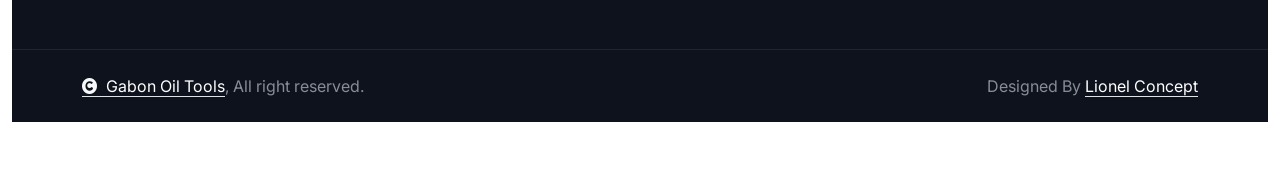
<file: about.html>
<!DOCTYPE html>
<html lang="en">

<head>
    <meta charset="utf-8">
    <title>Gabon Oil Tolls </title>
    <meta content="width=device-width, initial-scale=1.0" name="viewport">
    <meta content="" name="keywords">
    <meta content="" name="description">

    <!-- Google Web Fonts -->
    <link rel="preconnect" href="https://fonts.googleapis.com">
    <link rel="preconnect" href="https://fonts.gstatic.com" crossorigin>
    <link
        href="https://fonts.googleapis.com/css2?family=Inter:wght@100..900&family=Edu+TAS+Beginner:wght@400..700&family=Jost:ital,wght@0,100..900;1,100..900&display=swap"
        rel="stylesheet">

    <!-- Icon Font Stylesheet -->
    <link rel="stylesheet" href="https://use.fontawesome.com/releases/v5.15.4/css/all.css" />
    <link href="https://cdn.jsdelivr.net/npm/bootstrap-icons@1.4.1/font/bootstrap-icons.css" rel="stylesheet">

    <!-- Libraries Stylesheet -->
    <link rel="stylesheet" href="lib/animate/animate.min.css" />
    <link href="lib/owlcarousel/assets/owl.carousel.min.css" rel="stylesheet">


    <!-- Customized Bootstrap Stylesheet -->
    <link href="css/bootstrap.min.css" rel="stylesheet">

    <!-- Template Stylesheet -->
    <link href="css/style.css" rel="stylesheet">
</head>

<body>

    <!-- Spinner Start -->
    <div id="spinner"
        class="show bg-white position-fixed translate-middle w-100 vh-100 top-50 start-50 d-flex align-items-center justify-content-center">
        <div class="spinner-border text-primary" style="width: 3rem; height: 3rem;" role="status">
            <span class="sr-only">Loading...</span>
        </div>
    </div>
    <!-- Spinner End -->



    <body>
        <!-- Navbar & Hero Start -->
        <div class="container-fluid header-top">
            <div class="container d-flex align-items-center">
                <h3 class="text-primary mb-0 d-flex align-items-center">
                    <img src="img/gtol2.png" alt="Gabon Oil Tools Logo" class="site-logo me-2">
                </h3>
                <div class="w-100 h-100">
                    <div class="topbar px-0 py-2 d-none d-lg-block" style="height: 45px;">
                        <div class="row gx-0 align-items-center">
                            <div class="col-lg-8 text-center text-lg-center mb-lg-0">
                                <div class="d-flex flex-wrap">
                                    <div class="border-end border-primary pe-3">
                                        <a href="#" class="text-muted small"><i
                                                class="fas fa-map-marker-alt text-primary me-2"></i>Gabon Oil Tools
                                            Location</a>
                                    </div>
                                    <div class="ps-3">
                                        <a href="mailto:example@gmail.com" class="text-muted small"><i
                                                class="fas fa-envelope text-primary me-2"></i>Patrick.boucka@gabonoiltools.com</a>
                                    </div>
                                </div>
                            </div>
                            <div class="col-lg-4 text-center text-lg-end">
                                <div class="d-flex justify-content-end">
                                    <div class="d-flex border-end border-primary pe-3">
                                        <a class="btn p-0 text-primary me-3" href="#"><i
                                                class="fab fa-facebook-f"></i></a>
                                        <a class="btn p-0 text-primary me-3" href="#"><i class="fab fa-twitter"></i></a>
                                        <a class="btn p-0 text-primary me-3" href="#"><i
                                                class="fab fa-instagram"></i></a>
                                        <a class="btn p-0 text-primary me-0" href="#"><i
                                                class="fab fa-linkedin-in"></i></a>
                                    </div>
                                    <div class="dropdown ms-3">
                                        <a href="#" class="dropdown-toggle text-white" data-bs-toggle="dropdown"><small
                                                class="text-body"><i class="fas fa-globe-europe text-primary me-2"></i>
                                                English</small></a>
                                        <div class="dropdown-menu">
                                            <a href="#" class="dropdown-item" onclick="changeLanguage('en')">English</a>
                                            <a href="#" class="dropdown-item" onclick="changeLanguage('fr')">French</a>
                                            <a href="#" class="dropdown-item" onclick="changeLanguage('es')">Spanish</a>
                                            <a href="#" class="dropdown-item" onclick="changeLanguage('ar')">Arabic</a>
                                        </div>
                                    </div>
                                </div>
                            </div>
                        </div>
                    </div>
                    <div class="nav-bar px-0 py-lg-0" style="height: 80px;">
                        <nav class="navbar navbar-expand-lg navbar-light d-flex justify-content-lg-end">
                            <a href="#" class="navbar-brand-2">
                            </a>
                            <button class="navbar-toggler" type="button" data-bs-toggle="collapse"
                                data-bs-target="#navbarCollapse">
                                <span class="fa fa-bars"></span>
                            </button>
                            <div class="collapse navbar-collapse" id="navbarCollapse">
                                <div class="navbar-nav mx-0 mx-lg-auto bg-white">
                                    <a href="index.html" class="nav-item nav-link active">Home</a>
                                    <a href="about.html" class="nav-item nav-link">About</a>
                                    <a href="service.html" class="nav-item nav-link">Service</a>
                                    <div class="nav-item dropdown">
                                        <a href="#" class="nav-link" data-bs-toggle="dropdown">
                                            <span class="dropdown-toggle">Products</span>
                                        </a>
                                        <div class="dropdown-menu">
                                            <a href="team.html" class="dropdown-item">Our Catalog</a>
                                            <a href="testimonial.html" class="dropdown-item">Testimonial</a>
                                            <a href="404.html" class="dropdown-item">404 Page</a>
                                        </div>
                                    </div>
                                    <a href="contact.html" class="nav-item nav-link">Contact</a>
                                </div>
                            </div>
                        </nav>
                    </div>
                </div>
            </div>
        </div>
        <!-- Navbar & Hero End -->


        <!-- Header Start -->
        <div class="container-fluid bg-breadcrumb">
            <div class="container text-center py-5" style="max-width: 900px;">
                <h4 class="text-white display-4 mb-4 wow fadeInDown" data-wow-delay="0.1s">About Us</h4>
                <ol class="breadcrumb d-flex justify-content-center mb-0 wow fadeInDown" data-wow-delay="0.3s">
                    <li class="breadcrumb-item"><a href="index.html">Home</a></li>
                    <li class="breadcrumb-item"><a href="#">Pages</a></li>
                    <li class="breadcrumb-item active text-primary">About</li>
                </ol>
            </div>
        </div>
        <!-- Header End -->


        <!-- About Start -->
        <div class="container-fluid about bg-light py-5">
            <div class="container py-5">
                <div class="row g-5">
                    <div class="col-lg-7 wow fadeInLeft" data-wow-delay="0.2s">
                        <div class="h-100">
                            <h4 class="text-primary">About Us</h4>
                            <h1 class="display-4 mb-4">Providing you with the highest quality of features</h1>
                            <div class="row g-4 mb-4">
                                <div class="col-md-6">
                                    <a href="#" class="d-flex">
                                        <span class="fas fa-bolt fa-3x me-3"></span>
                                        <h4 class="mb-0">Emergency Power Solution</h4>
                                    </a>
                                </div>
                                <div class="col-md-6">
                                    <a href="#" class="d-flex">
                                        <span class="fas fa-broadcast-tower fa-3x me-3"></span>
                                        <h4 class="mb-0">Notre plateforme propose une gamme complète de services et
                                            produits
                                            de fonds offshore, conçus dans le respect des cadres réglementaires
                                            internationaux et des meilleures pratiques de gouvernance</h4>
                                    </a>
                                </div>
                            </div>
                            <p class="mb-4">Lorem ipsum dolor sit amet consectetur adipisicing elit. Fuga, minus. At
                                velit
                                nam, animi culpa fugiat neque facere illum, eum possimus omnis accusantium deleniti
                                consectetur temporibus necessitatibus asperiores sunt dicta?
                            </p>
                            <div class="text-dark mb-4">
                                <p class="fs-5"><span class="fa fa-check text-primary me-2"></span> Installed,
                                    maintained
                                    and repaired lighting for clients.</p>
                                <p class="fs-5"><span class="fa fa-check text-primary me-2"></span> Increasingly popular
                                    way
                                    to generate electricity.</p>
                                <p class="fs-5"><span class="fa fa-check text-primary me-2"></span> Protect electrical
                                    devices from damage.</p>
                            </div>
                            <a class="btn btn-primary py-3 px-4 px-md-5 ms-2" href="#">Contact us</a>
                        </div>
                    </div>
                    <div class="col-lg-5 wow fadeInRight" data-wow-delay="0.2s">
                        <div class="position-relative h-100">
                            <img src="img/about-1.jpg" class="img-fluid w-100 h-100" style="object-fit: cover;" alt="">
                            <div class="bg-white">
                                <div class="position-absolute pt-3 bg-white" style="width: 50%; left: 0; bottom: 0;">
                                    <div class="bg-primary p-4">
                                        <h4 class="display-2 mb-0">25+</h4>
                                        <p class="text-white fs-5 mb-0">years of experience</p>
                                    </div>
                                </div>
                                <div class="position-absolute p-3 bg-white pb-0 pe-0"
                                    style="width: 50%; bottom: 0; right: 0;">
                                    <img src="img/about-2.jpg" class="img-fluid" alt="">
                                </div>
                            </div>
                        </div>
                    </div>
                </div>
            </div>
        </div>
        <!-- About End -->


        <!-- Team Start -->
        <div class="container-fluid team py-5">
            <div class="container py-5">
                <div class="d-flex flex-column mx-auto text-center mb-5 wow fadeInUp" data-wow-delay="0.2s"
                    style="max-width: 800px;">
                    <h4 class="text-primary">Our Catalog</h4>
                    <h1 class="display-4 mb-4">Discover our catalog of equipment for the offshore oil industry</h1>
                    <p class="mb-0">This catalog brings together a selection of equipment and materials for the offshore
                        oil
                        industry, covering drilling, production, safety,
                        and maintenance needs. It was designed to provide reliable,
                        certified solutions tailored to the most demanding offshore environments.</p>
                </div>
                <div class="row g-4">
                    <div class="col-md-6 col-lg-3 wow fadeInUp" data-wow-delay="0.2s">
                        <div class="team-item">
                            <div class="team-img">
                                <img src="img/Slip-on-Set-Screw-Stop-Collar-Stop-Ring-for-Casing-Centralizer.jpg"
                                    class="img-fluid w-100" alt="">
                            </div>
                            <div class="team-content bg-light text-center p-4">
                                <h4>CENTRALIZER & STOP COLLAR </h4>
                                <p class="mb-0">Available on request</p>
                                <div class="catalog-actions">
                                    <a href="pdf/CENTRALIZER & STOP COLLAR Catalogue.pdf" target="_blank"
                                        class="btn btn-view">
                                        👁️ Visualiser le catalogue
                                    </a>
                                    <a href="pdf/CENTRALIZER & STOP COLLAR Catalogue.pdf" download
                                        class="btn btn-download">
                                        ⬇️ Télécharger le catalogue
                                    </a>
                                </div>

                            </div>
                        </div>
                    </div>

                    <div class="col-md-6 col-lg-3 wow fadeInUp" data-wow-delay="0.6s">
                        <div class="team-item">
                            <div class="team-img">
                                <img src="img/Flowcontrol.jpg" class="img-fluid w-100" alt="">
                            </div>
                            <div class="team-content bg-light text-center p-4">
                                <h4>FLOW CONTROL</h4>
                                <p class="mb-0">Available on request</p>
                                <div class="catalog-actions">
                                    <a href="pdf/Product Catalog - Gradwell Oilfield.pdf" target="_blank"
                                        class="btn btn-view">
                                        👁️ Visualiser le catalogue
                                    </a>
                                    <a href="pdf/Product Catalog - Gradwell Oilfield.pdf" download
                                        class="btn btn-download">
                                        ⬇️ Télécharger le catalogue
                                    </a>
                                </div>

                            </div>
                        </div>
                    </div>
                    <div class="col-md-6 col-lg-3 wow fadeInUp" data-wow-delay="0.6s">
                        <div class="team-item">
                            <div class="team-img">
                                <img src="img/team-3.jpg" class="img-fluid w-100" alt="">
                            </div>
                            <div class="team-content bg-light text-center p-4">
                                <h4>LINER HANGER</h4>
                                <p class="mb-0">Available on request</p>
                                <div class="catalog-actions">
                                    <a href="pdf/FLOW CONTROL Catalogue.pdf" target="_blank" class="btn btn-view">
                                        👁️ Visualiser le catalogue
                                    </a>
                                    <a href="pdf/FLOW CONTROL Catalogue.pdf" download class="btn btn-download">
                                        ⬇️ Télécharger le catalogue
                                    </a>
                                </div>

                            </div>
                        </div>
                    </div>
                    <div class="col-md-6 col-lg-3 wow fadeInUp" data-wow-delay="0.8s">
                        <div class="team-item">
                            <div class="team-img">
                                <img src="img/team-4.jpg" class="img-fluid w-100" alt="">
                            </div>
                            <div class="team-content bg-light text-center p-4">
                                <h4>Gabon Oil Tools</h4>
                                <p class="mb-0">Available on request</p>
                                <div class="catalog-actions">
                                    <a href="pdf/LINER HANGER Catalogue.pdf" target="_blank" class="btn btn-view">
                                        👁️ Visualiser le catalogue
                                    </a>
                                    <a href="pdf/LINER HANGER Catalogue.pdf" download class="btn btn-download">
                                        ⬇️ Télécharger le catalogue
                                    </a>
                                </div>
                            </div>
                        </div>

                    </div>
                </div>
            </div>
            <!-- Team End -->

            <!-- Footer Start -->
            <div class="container-fluid footer bg-dark py-5 wow fadeIn" data-wow-delay="0.2s">
                <div class="container py-5">
                    <div class="row g-5 mb-5 align-items-center">
                        <div class="col-lg-7">
                            <div class="position-relative mx-auto">
                                <input class="form-control w-100 py-3 ps-4 pe-5" type="text"
                                    placeholder="Email address to Subscribe">
                                <button type="button"
                                    class="btn btn-primary position-absolute top-0 end-0 py-2 px-4 mt-2 me-2">Subscribe</button>
                            </div>
                        </div>
                        <div class="col-lg-5">
                            <div class="d-flex align-items-center justify-content-center justify-content-lg-end">
                                <a class="btn btn-light btn-md-square me-3" href=""><i
                                        class="fab fa-facebook-f"></i></a>
                                <a class="btn btn-light btn-md-square me-3" href=""><i class="fab fa-twitter"></i></a>
                                <a class="btn btn-light btn-md-square me-3" href=""><i class="fab fa-instagram"></i></a>
                                <a class="btn btn-light btn-md-square me-0" href=""><i
                                        class="fab fa-linkedin-in"></i></a>
                            </div>
                        </div>
                    </div>
                    <div class="row g-5">
                        <div class="col-md-6 col-lg-6 col-xl-3">
                            <div class="footer-item d-flex flex-column">
                                <div class="footer-item">
                                    <h3 class="text-primary mb-0 d-flex align-items-center">
                                        <img src="img/gtol2.png" alt="Gabon Oil Tools Logo" class="site-logo me-2">
                                    </h3>
                                    <p class="mb-3">Our platform offers a comprehensive range of offshore fund services
                                        and
                                        products,
                                        designed in compliance with international regulatory frameworks and best
                                        governance
                                        practices..</p>
                                </div>
                            </div>
                        </div>
                        <div class="col-md-6 col-lg-6 col-xl-3">
                            <div class="footer-item d-flex flex-column">
                                <h4 class="text-white mb-4">Quick Links</h4>
                                <a href="#"> Home</a>
                                <a href="#"> About us</a>
                                <a href="#"> Service</a>
                                <a href="#"> Testimonial</a>
                                <a href="#"> Contact Us</a>
                            </div>
                        </div>
                        <div class="col-md-6 col-lg-6 col-xl-3">
                            <div class="footer-item d-flex flex-column">
                                <h4 class="text-white mb-4">Contact Info</h4>
                                <a href="#"><i class="fa fa-map-marker-alt text-primary me-2"></i> Port-Gentl, Gabon
                                </a>
                                <a href="mailto:Patrick.boucka@gabonoiltools.com"><i
                                        class="fas fa-envelope text-primary me-2">Patrick.boucka@gabonoiltools.com</a></i>

                                <a href="tel:+24177340187"><i
                                        class="fas fa-phone text-primary me-2"></i>+24177340187</a>
                            </div>
                        </div>
                    </div>
                </div>
            </div>
            <!-- Footer End -->


            <!-- Copyright Start -->
            <div class="container-fluid copyright py-4">
                <div class="container">
                    <div class="row g-4 align-items-center">
                        <div class="col-md-6 text-center text-md-start mb-md-0">
                            <span class="text-body"><a href="#" class="border-bottom text-white"><i
                                        class="fas fa-copyright text-light me-2"></i>Gabon Oil Tools</a>, All right
                                reserved.</span>
                        </div>
                        <div class="col-md-6 text-center text-md-end text-body">
                            Designed By <a class="border-bottom text-white"
                                href="https://lionel-johnson.github.io/LionelConcept/">Lionel Concept</a>
                        </div>
                    </div>
                </div>
            </div>
            <!-- Copyright End -->








            <!-- Back to Top -->
            <a href="#" class="btn btn-primary btn-lg-square back-to-top"><i class="fa fa-arrow-up"></i></a>


            <!-- JavaScript Libraries -->
            <script src="https://ajax.googleapis.com/ajax/libs/jquery/3.6.4/jquery.min.js"></script>
            <script src="https://cdn.jsdelivr.net/npm/bootstrap@5.0.0/dist/js/bootstrap.bundle.min.js"></script>
            <script src="lib/wow/wow.min.js"></script>
            <script src="lib/easing/easing.min.js"></script>
            <script src="lib/waypoints/waypoints.min.js"></script>
            <script src="lib/owlcarousel/owl.carousel.min.js"></script>


            <!-- Template Javascript -->
            <script src="js/main.js"></script>
    </body>

</html>
</file>
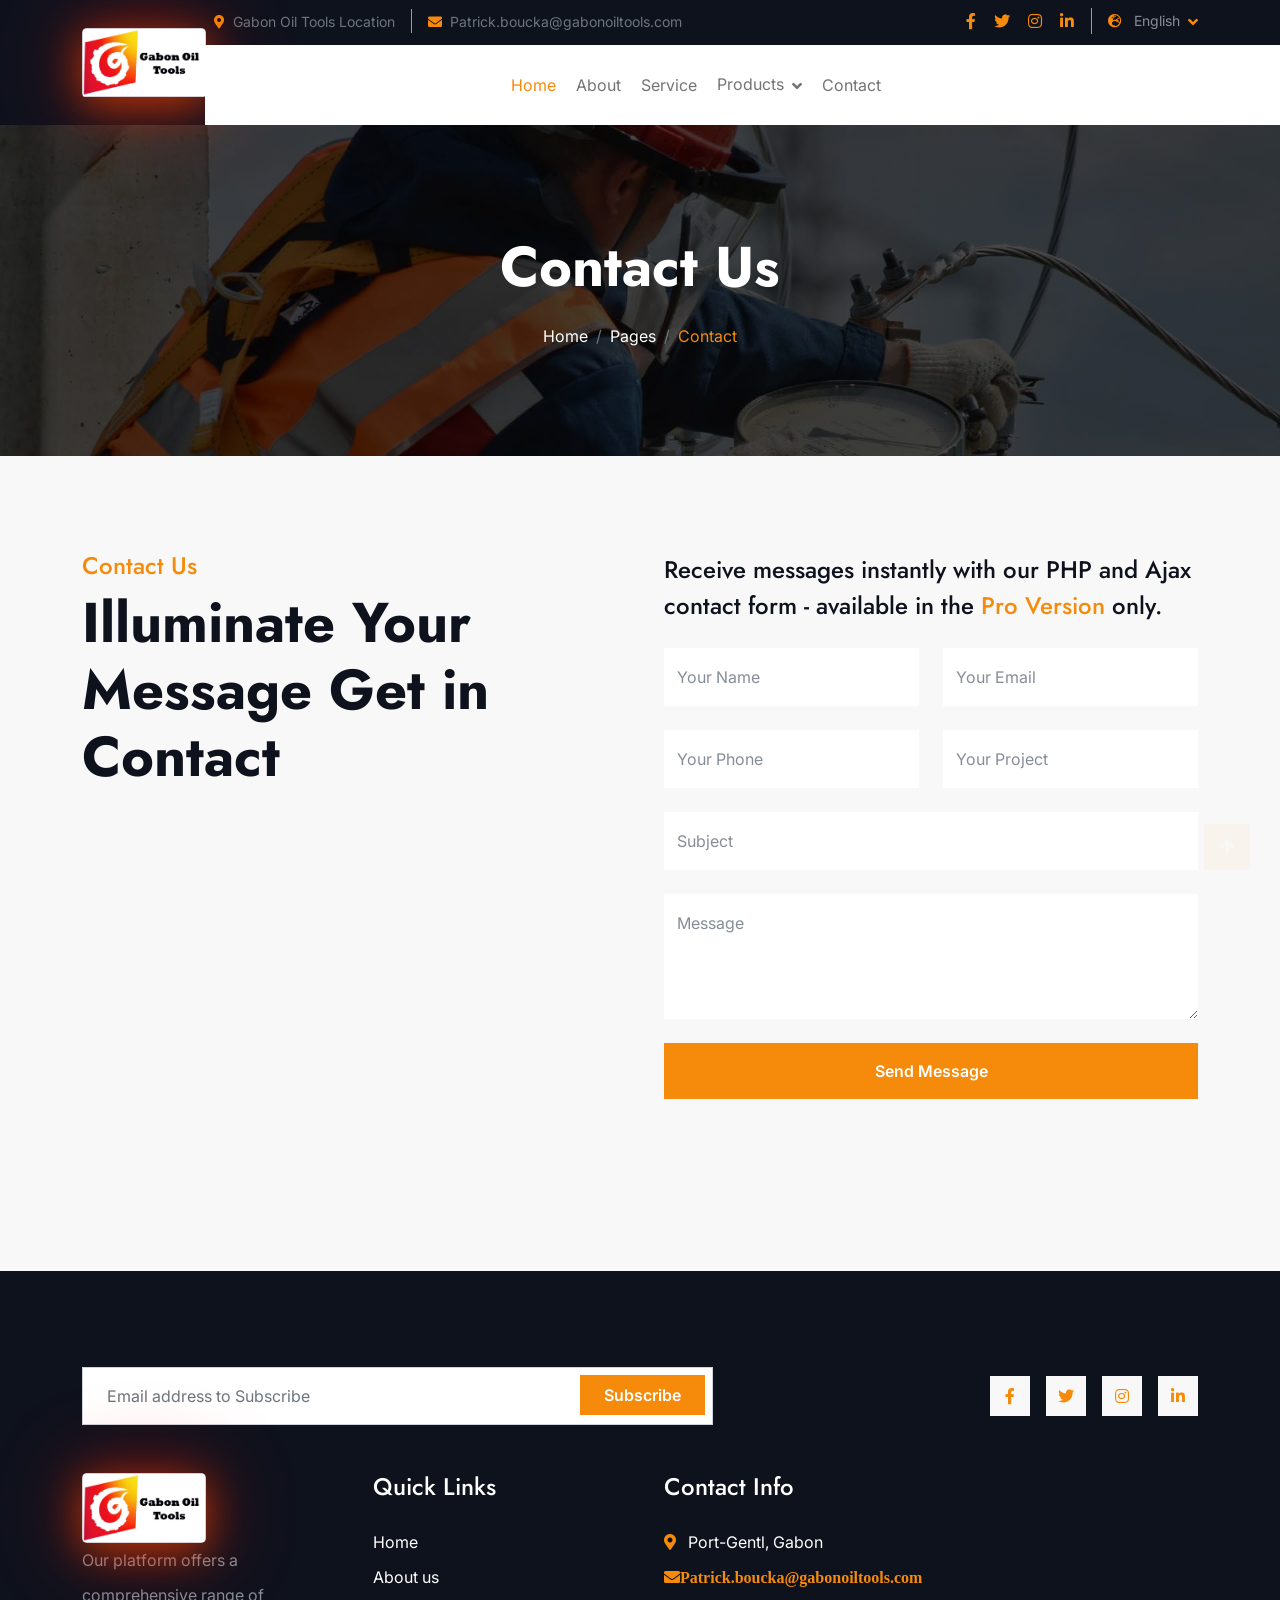
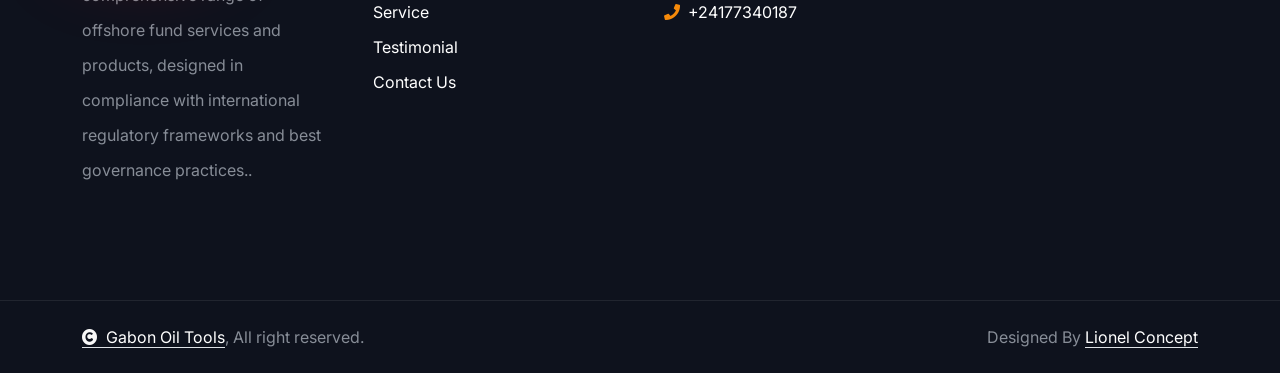
<file: contact.html>
<!DOCTYPE html>
<html lang="en">

<head>
    <meta charset="utf-8">
    <title>Gabon Oil Tolls</title>
    <meta content="width=device-width, initial-scale=1.0" name="viewport">
    <meta content="" name="keywords">
    <meta content="" name="description">

    <!-- Google Web Fonts -->
    <link rel="preconnect" href="https://fonts.googleapis.com">
    <link rel="preconnect" href="https://fonts.gstatic.com" crossorigin>
    <link
        href="https://fonts.googleapis.com/css2?family=Inter:wght@100..900&family=Edu+TAS+Beginner:wght@400..700&family=Jost:ital,wght@0,100..900;1,100..900&display=swap"
        rel="stylesheet">

    <!-- Icon Font Stylesheet -->
    <link rel="stylesheet" href="https://use.fontawesome.com/releases/v5.15.4/css/all.css" />
    <link href="https://cdn.jsdelivr.net/npm/bootstrap-icons@1.4.1/font/bootstrap-icons.css" rel="stylesheet">

    <!-- Libraries Stylesheet -->
    <link rel="stylesheet" href="lib/animate/animate.min.css" />
    <link href="lib/owlcarousel/assets/owl.carousel.min.css" rel="stylesheet">


    <!-- Customized Bootstrap Stylesheet -->
    <link href="css/bootstrap.min.css" rel="stylesheet">

    <!-- Template Stylesheet -->
    <link href="css/style.css" rel="stylesheet">
</head>

<body>

    <!-- Spinner Start -->
    <div id="spinner"
        class="show bg-white position-fixed translate-middle w-100 vh-100 top-50 start-50 d-flex align-items-center justify-content-center">
        <div class="spinner-border text-primary" style="width: 3rem; height: 3rem;" role="status">
            <span class="sr-only">Loading...</span>
        </div>
    </div>
    <!-- Spinner End -->



    <body>
        <!-- Navbar & Hero Start -->
        <div class="container-fluid header-top">
            <div class="container d-flex align-items-center">
                <h3 class="text-primary mb-0 d-flex align-items-center">
                    <img src="img/gtol2.png" alt="Gabon Oil Tools Logo" class="site-logo me-2">
                </h3>
                <div class="w-100 h-100">
                    <div class="topbar px-0 py-2 d-none d-lg-block" style="height: 45px;">
                        <div class="row gx-0 align-items-center">
                            <div class="col-lg-8 text-center text-lg-center mb-lg-0">
                                <div class="d-flex flex-wrap">
                                    <div class="border-end border-primary pe-3">
                                        <a href="#" class="text-muted small"><i
                                                class="fas fa-map-marker-alt text-primary me-2"></i>Gabon Oil Tools
                                            Location</a>
                                    </div>
                                    <div class="ps-3">
                                        <a href="mailto:example@gmail.com" class="text-muted small"><i
                                                class="fas fa-envelope text-primary me-2"></i>Patrick.boucka@gabonoiltools.com</a>
                                    </div>
                                </div>
                            </div>
                            <div class="col-lg-4 text-center text-lg-end">
                                <div class="d-flex justify-content-end">
                                    <div class="d-flex border-end border-primary pe-3">
                                        <a class="btn p-0 text-primary me-3" href="#"><i
                                                class="fab fa-facebook-f"></i></a>
                                        <a class="btn p-0 text-primary me-3" href="#"><i class="fab fa-twitter"></i></a>
                                        <a class="btn p-0 text-primary me-3" href="#"><i
                                                class="fab fa-instagram"></i></a>
                                        <a class="btn p-0 text-primary me-0" href="#"><i
                                                class="fab fa-linkedin-in"></i></a>
                                    </div>
                                    <div class="dropdown ms-3">
                                        <a href="#" class="dropdown-toggle text-white" data-bs-toggle="dropdown"><small
                                                class="text-body"><i class="fas fa-globe-europe text-primary me-2"></i>
                                                English</small></a>
                                        <div class="dropdown-menu">
                                            <a href="#" class="dropdown-item" onclick="changeLanguage('en')">English</a>
                                            <a href="#" class="dropdown-item" onclick="changeLanguage('fr')">French</a>
                                            <a href="#" class="dropdown-item" onclick="changeLanguage('es')">Spanish</a>
                                            <a href="#" class="dropdown-item" onclick="changeLanguage('ar')">Arabic</a>
                                        </div>
                                    </div>
                                </div>
                            </div>
                        </div>
                    </div>
                    <div class="nav-bar px-0 py-lg-0" style="height: 80px;">
                        <nav class="navbar navbar-expand-lg navbar-light d-flex justify-content-lg-end">
                            <a href="#" class="navbar-brand-2">
                            </a>
                            <button class="navbar-toggler" type="button" data-bs-toggle="collapse"
                                data-bs-target="#navbarCollapse">
                                <span class="fa fa-bars"></span>
                            </button>
                            <div class="collapse navbar-collapse" id="navbarCollapse">
                                <div class="navbar-nav mx-0 mx-lg-auto bg-white">
                                    <a href="index.html" class="nav-item nav-link active">Home</a>
                                    <a href="about.html" class="nav-item nav-link">About</a>
                                    <a href="service.html" class="nav-item nav-link">Service</a>
                                    <div class="nav-item dropdown">
                                        <a href="#" class="nav-link" data-bs-toggle="dropdown">
                                            <span class="dropdown-toggle">Products</span>
                                        </a>
                                        <div class="dropdown-menu">
                                            <a href="team.html" class="dropdown-item">Our Catalog</a>
                                            <a href="testimonial.html" class="dropdown-item">Testimonial</a>
                                            <a href="404.html" class="dropdown-item">404 Page</a>
                                        </div>
                                    </div>
                                    <a href="contact.html" class="nav-item nav-link">Contact</a>
                                </div>
                            </div>
                        </nav>
                    </div>
                </div>
            </div>
        </div>
        <!-- Navbar & Hero End -->


        <!-- Header Start -->
        <div class="container-fluid bg-breadcrumb">
            <div class="container text-center py-5" style="max-width: 900px;">
                <h4 class="text-white display-4 mb-4 wow fadeInDown" data-wow-delay="0.1s">Contact Us</h4>
                <ol class="breadcrumb d-flex justify-content-center mb-0 wow fadeInDown" data-wow-delay="0.3s">
                    <li class="breadcrumb-item"><a href="index.html">Home</a></li>
                    <li class="breadcrumb-item"><a href="#">Pages</a></li>
                    <li class="breadcrumb-item active text-primary">Contact</li>
                </ol>
            </div>
        </div>
        <!-- Header End -->


        <!-- Contact Start -->
        <div class="container-fluid contact bg-light py-5">
            <div class="container py-5">
                <div class="row g-5">
                    <div class="col-lg-6 wow fadeInLeft" data-wow-delay="0.2s">
                        <div>
                            <h4 class="text-primary">Contact Us</h4>
                            <h1 class="display-4 mb-5">Illuminate Your Message Get in Contact</h1>
                            <div class="h-100 overflow-hidden">
                                <iframe class="w-100" style="height: 330px;"
                                    src="https://www.google.com/maps/embed?pb=!1m18!1m12!1m3!1d387191.33750346623!2d-73.97968099999999!3d40.6974881!2m3!1f0!2f0!3f0!3m2!1i1024!2i768!4f13.1!3m3!1m2!1s0x89c24fa5d33f083b%3A0xc80b8f06e177fe62!2sNew%20York%2C%20NY%2C%20USA!5e0!3m2!1sen!2sbd!4v1694259649153!5m2!1sen!2sbd"
                                    loading="lazy" referrerpolicy="no-referrer-when-downgrade"></iframe>
                            </div>
                        </div>
                    </div>
                    <div class="col-lg-6 wow fadeInRight" data-wow-delay="0.4s">
                        <div>
                            <h4 class="lh-base mb-4">Receive messages instantly with our PHP and Ajax contact form -
                                available in the <a href="https://htmlcodex.com/downloading/?item=3464">Pro Version</a>
                                only.</h4>
                            <form>
                                <div class="row g-4">
                                    <div class="col-lg-12 col-xl-6">
                                        <div class="form-floating">
                                            <input type="text" class="form-control border-0" id="name"
                                                placeholder="Your Name">
                                            <label for="name">Your Name</label>
                                        </div>
                                    </div>
                                    <div class="col-lg-12 col-xl-6">
                                        <div class="form-floating">
                                            <input type="email" class="form-control border-0" id="email"
                                                placeholder="Your Email">
                                            <label for="email">Your Email</label>
                                        </div>
                                    </div>
                                    <div class="col-lg-12 col-xl-6">
                                        <div class="form-floating">
                                            <input type="phone" class="form-control border-0" id="phone"
                                                placeholder="Phone">
                                            <label for="phone">Your Phone</label>
                                        </div>
                                    </div>
                                    <div class="col-lg-12 col-xl-6">
                                        <div class="form-floating">
                                            <input type="text" class="form-control border-0" id="project"
                                                placeholder="Project">
                                            <label for="project">Your Project</label>
                                        </div>
                                    </div>
                                    <div class="col-12">
                                        <div class="form-floating">
                                            <input type="text" class="form-control border-0" id="subject"
                                                placeholder="Subject">
                                            <label for="subject">Subject</label>
                                        </div>
                                    </div>
                                    <div class="col-12">
                                        <div class="form-floating">
                                            <textarea class="form-control border-0" placeholder="Leave a message here"
                                                id="message" style="height: 125px"></textarea>
                                            <label for="message">Message</label>
                                        </div>
                                    </div>
                                    <div class="col-12">
                                        <button class="btn btn-primary w-100 py-3">Send Message</button>
                                    </div>
                                </div>
                            </form>
                        </div>
                    </div>
                </div>
            </div>
        </div>
        <!-- Contact End -->

        <!-- Footer Start -->
        <div class="container-fluid footer bg-dark py-5 wow fadeIn" data-wow-delay="0.2s">
            <div class="container py-5">
                <div class="row g-5 mb-5 align-items-center">
                    <div class="col-lg-7">
                        <div class="position-relative mx-auto">
                            <input class="form-control w-100 py-3 ps-4 pe-5" type="text"
                                placeholder="Email address to Subscribe">
                            <button type="button"
                                class="btn btn-primary position-absolute top-0 end-0 py-2 px-4 mt-2 me-2">Subscribe</button>
                        </div>
                    </div>
                    <div class="col-lg-5">
                        <div class="d-flex align-items-center justify-content-center justify-content-lg-end">
                            <a class="btn btn-light btn-md-square me-3" href=""><i class="fab fa-facebook-f"></i></a>
                            <a class="btn btn-light btn-md-square me-3" href=""><i class="fab fa-twitter"></i></a>
                            <a class="btn btn-light btn-md-square me-3" href=""><i class="fab fa-instagram"></i></a>
                            <a class="btn btn-light btn-md-square me-0" href=""><i class="fab fa-linkedin-in"></i></a>
                        </div>
                    </div>
                </div>
                <div class="row g-5">
                    <div class="col-md-6 col-lg-6 col-xl-3">
                        <div class="footer-item d-flex flex-column">
                            <div class="footer-item">
                                <h3 class="text-primary mb-0 d-flex align-items-center">
                                    <img src="img/gtol2.png" alt="Gabon Oil Tools Logo" class="site-logo me-2">
                                </h3>
                                <p class="mb-3">Our platform offers a comprehensive range of offshore fund services and
                                    products,
                                    designed in compliance with international regulatory frameworks and best governance
                                    practices..</p>
                            </div>
                        </div>
                    </div>
                    <div class="col-md-6 col-lg-6 col-xl-3">
                        <div class="footer-item d-flex flex-column">
                            <h4 class="text-white mb-4">Quick Links</h4>
                            <a href="#"> Home</a>
                            <a href="#"> About us</a>
                            <a href="#"> Service</a>
                            <a href="#"> Testimonial</a>
                            <a href="#"> Contact Us</a>
                        </div>
                    </div>
                    <div class="col-md-6 col-lg-6 col-xl-3">
                        <div class="footer-item d-flex flex-column">
                            <h4 class="text-white mb-4">Contact Info</h4>
                            <a href="#"><i class="fa fa-map-marker-alt text-primary me-2"></i> Port-Gentl, Gabon
                            </a>
                            <a href="mailto:Patrick.boucka@gabonoiltools.com"><i
                                    class="fas fa-envelope text-primary me-2">Patrick.boucka@gabonoiltools.com</a></i>

                            <a href="tel:+24177340187"><i class="fas fa-phone text-primary me-2"></i>+24177340187</a>
                        </div>
                    </div>
                </div>
            </div>
        </div>
        <!-- Footer End -->


        <!-- Copyright Start -->
        <div class="container-fluid copyright py-4">
            <div class="container">
                <div class="row g-4 align-items-center">
                    <div class="col-md-6 text-center text-md-start mb-md-0">
                        <span class="text-body"><a href="#" class="border-bottom text-white"><i
                                    class="fas fa-copyright text-light me-2"></i>Gabon Oil Tools</a>, All right
                            reserved.</span>
                    </div>
                    <div class="col-md-6 text-center text-md-end text-body">
                        Designed By <a class="border-bottom text-white"
                            href="https://lionel-johnson.github.io/LionelConcept/">Lionel Concept</a>
                    </div>
                </div>
            </div>
        </div>
        <!-- Copyright End -->








        <!-- Back to Top -->
        <a href="#" class="btn btn-primary btn-lg-square back-to-top"><i class="fa fa-arrow-up"></i></a>


        <!-- JavaScript Libraries -->
        <script src="https://ajax.googleapis.com/ajax/libs/jquery/3.6.4/jquery.min.js"></script>
        <script src="https://cdn.jsdelivr.net/npm/bootstrap@5.0.0/dist/js/bootstrap.bundle.min.js"></script>
        <script src="lib/wow/wow.min.js"></script>
        <script src="lib/easing/easing.min.js"></script>
        <script src="lib/waypoints/waypoints.min.js"></script>
        <script src="lib/owlcarousel/owl.carousel.min.js"></script>


        <!-- Template Javascript -->
        <script src="js/main.js"></script>
    </body>

</html>
</file>
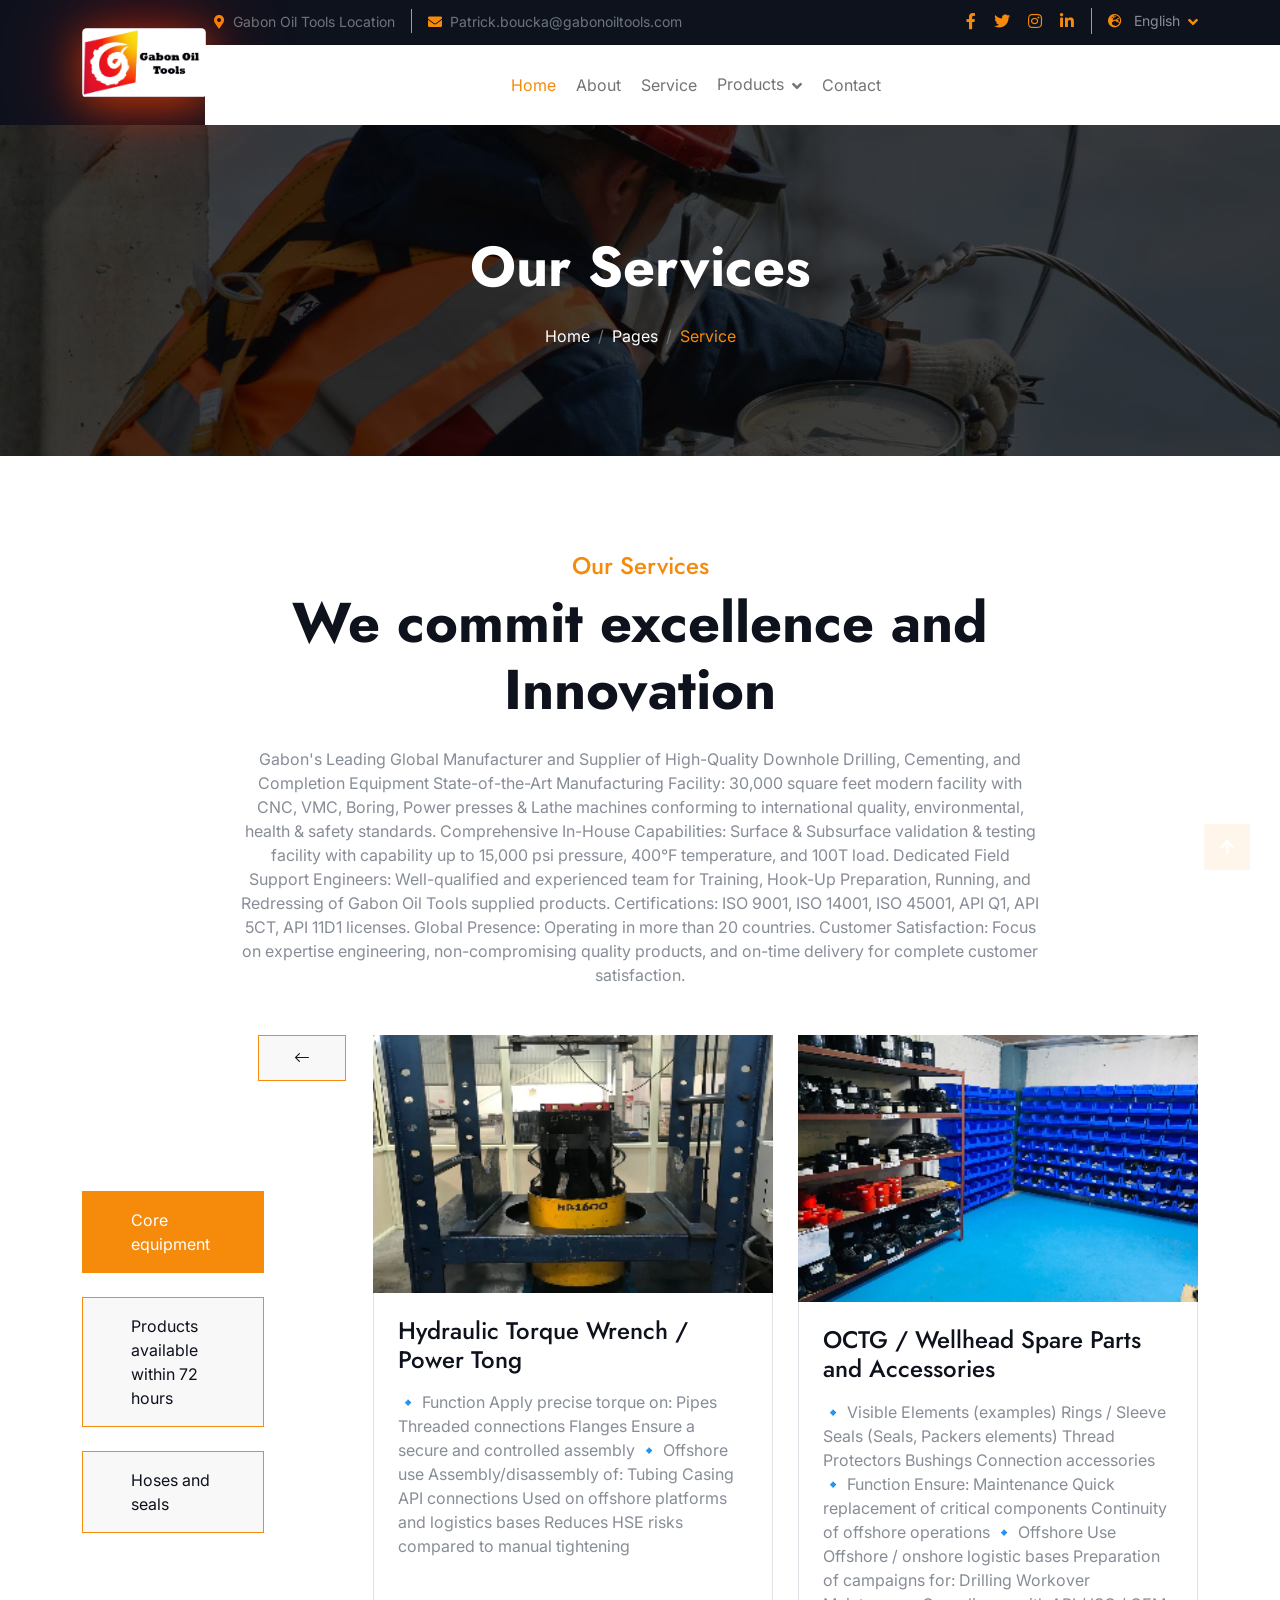
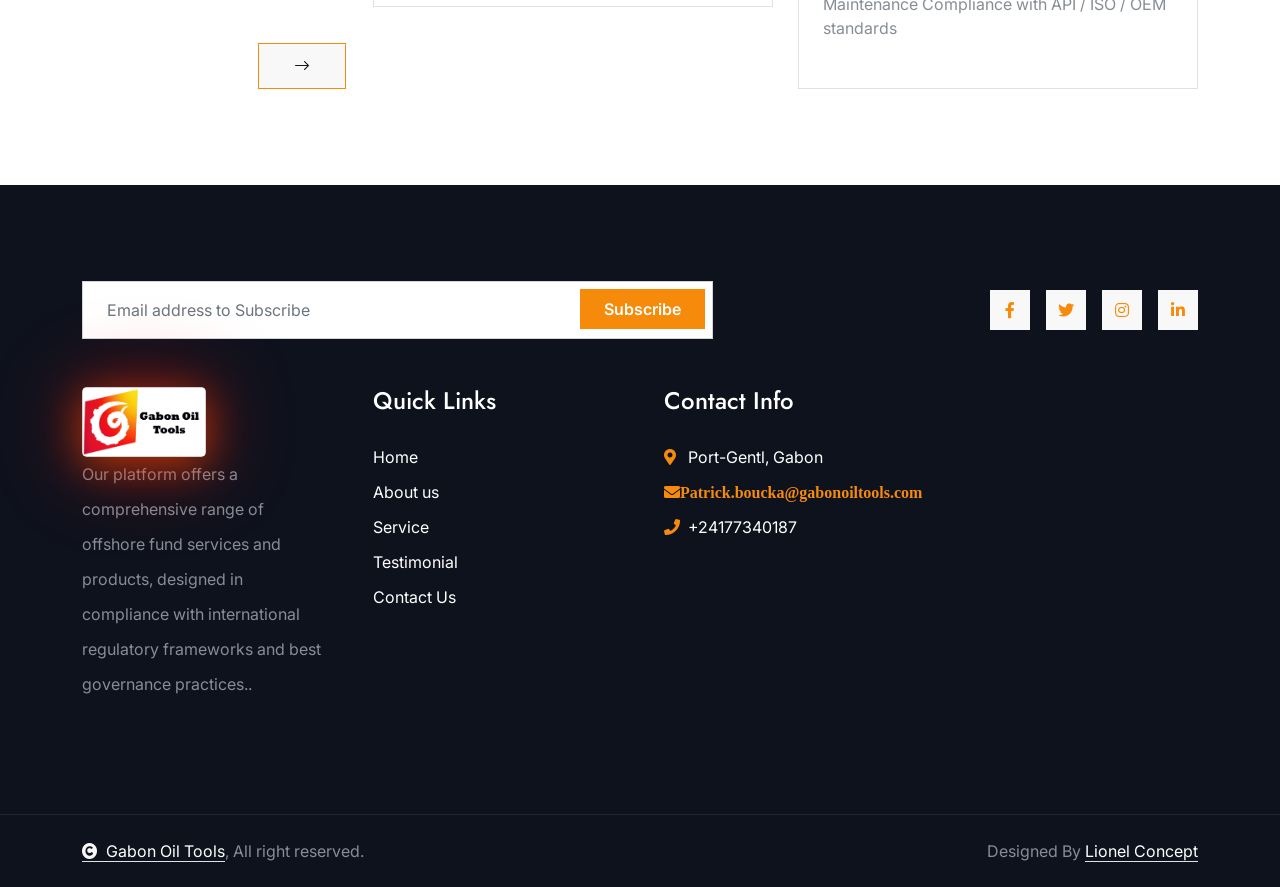
<file: service.html>
<!DOCTYPE html>
<html lang="en">

<head>
    <meta charset="utf-8">
    <title>Gabon Oil Tolls </title>
    <meta content="width=device-width, initial-scale=1.0" name="viewport">
    <meta content="" name="keywords">
    <meta content="" name="description">

    <!-- Google Web Fonts -->
    <link rel="preconnect" href="https://fonts.googleapis.com">
    <link rel="preconnect" href="https://fonts.gstatic.com" crossorigin>
    <link
        href="https://fonts.googleapis.com/css2?family=Inter:wght@100..900&family=Edu+TAS+Beginner:wght@400..700&family=Jost:ital,wght@0,100..900;1,100..900&display=swap"
        rel="stylesheet">

    <!-- Icon Font Stylesheet -->
    <link rel="stylesheet" href="https://use.fontawesome.com/releases/v5.15.4/css/all.css" />
    <link href="https://cdn.jsdelivr.net/npm/bootstrap-icons@1.4.1/font/bootstrap-icons.css" rel="stylesheet">

    <!-- Libraries Stylesheet -->
    <link rel="stylesheet" href="lib/animate/animate.min.css" />
    <link href="lib/owlcarousel/assets/owl.carousel.min.css" rel="stylesheet">


    <!-- Customized Bootstrap Stylesheet -->
    <link href="css/bootstrap.min.css" rel="stylesheet">

    <!-- Template Stylesheet -->
    <link href="css/style.css" rel="stylesheet">
</head>

<body>

    <!-- Spinner Start -->
    <div id="spinner"
        class="show bg-white position-fixed translate-middle w-100 vh-100 top-50 start-50 d-flex align-items-center justify-content-center">
        <div class="spinner-border text-primary" style="width: 3rem; height: 3rem;" role="status">
            <span class="sr-only">Loading...</span>
        </div>
    </div>
    <!-- Spinner End -->



    <body>
        <!-- Navbar & Hero Start -->
        <div class="container-fluid header-top">
            <div class="container d-flex align-items-center">
                <h3 class="text-primary mb-0 d-flex align-items-center">
                    <img src="img/gtol2.png" alt="Gabon Oil Tools Logo" class="site-logo me-2">
                </h3>
                <div class="w-100 h-100">
                    <div class="topbar px-0 py-2 d-none d-lg-block" style="height: 45px;">
                        <div class="row gx-0 align-items-center">
                            <div class="col-lg-8 text-center text-lg-center mb-lg-0">
                                <div class="d-flex flex-wrap">
                                    <div class="border-end border-primary pe-3">
                                        <a href="#" class="text-muted small"><i
                                                class="fas fa-map-marker-alt text-primary me-2"></i>Gabon Oil Tools
                                            Location</a>
                                    </div>
                                    <div class="ps-3">
                                        <a href="mailto:example@gmail.com" class="text-muted small"><i
                                                class="fas fa-envelope text-primary me-2"></i>Patrick.boucka@gabonoiltools.com</a>
                                    </div>
                                </div>
                            </div>
                            <div class="col-lg-4 text-center text-lg-end">
                                <div class="d-flex justify-content-end">
                                    <div class="d-flex border-end border-primary pe-3">
                                        <a class="btn p-0 text-primary me-3" href="#"><i
                                                class="fab fa-facebook-f"></i></a>
                                        <a class="btn p-0 text-primary me-3" href="#"><i class="fab fa-twitter"></i></a>
                                        <a class="btn p-0 text-primary me-3" href="#"><i
                                                class="fab fa-instagram"></i></a>
                                        <a class="btn p-0 text-primary me-0" href="#"><i
                                                class="fab fa-linkedin-in"></i></a>
                                    </div>
                                    <div class="dropdown ms-3">
                                        <a href="#" class="dropdown-toggle text-white" data-bs-toggle="dropdown"><small
                                                class="text-body"><i class="fas fa-globe-europe text-primary me-2"></i>
                                                English</small></a>
                                        <div class="dropdown-menu">
                                            <a href="#" class="dropdown-item" onclick="changeLanguage('en')">English</a>
                                            <a href="#" class="dropdown-item" onclick="changeLanguage('fr')">French</a>
                                            <a href="#" class="dropdown-item" onclick="changeLanguage('es')">Spanish</a>
                                            <a href="#" class="dropdown-item" onclick="changeLanguage('ar')">Arabic</a>
                                        </div>
                                    </div>
                                </div>
                            </div>
                        </div>
                    </div>
                    <div class="nav-bar px-0 py-lg-0" style="height: 80px;">
                        <nav class="navbar navbar-expand-lg navbar-light d-flex justify-content-lg-end">
                            <a href="#" class="navbar-brand-2">
                            </a>
                            <button class="navbar-toggler" type="button" data-bs-toggle="collapse"
                                data-bs-target="#navbarCollapse">
                                <span class="fa fa-bars"></span>
                            </button>
                            <div class="collapse navbar-collapse" id="navbarCollapse">
                                <div class="navbar-nav mx-0 mx-lg-auto bg-white">
                                    <a href="index.html" class="nav-item nav-link active">Home</a>
                                    <a href="about.html" class="nav-item nav-link">About</a>
                                    <a href="service.html" class="nav-item nav-link">Service</a>
                                    <div class="nav-item dropdown">
                                        <a href="#" class="nav-link" data-bs-toggle="dropdown">
                                            <span class="dropdown-toggle">Products</span>
                                        </a>
                                        <div class="dropdown-menu">
                                            <a href="team.html" class="dropdown-item">Our Catalog</a>
                                            <a href="testimonial.html" class="dropdown-item">Testimonial</a>
                                            <a href="404.html" class="dropdown-item">404 Page</a>
                                        </div>
                                    </div>
                                    <a href="contact.html" class="nav-item nav-link">Contact</a>
                                </div>
                            </div>
                        </nav>
                    </div>
                </div>
            </div>
        </div>
        <!-- Navbar & Hero End -->


        <!-- Header Start -->
        <div class="container-fluid bg-breadcrumb">
            <div class="container text-center py-5" style="max-width: 900px;">
                <h4 class="text-white display-4 mb-4 wow fadeInDown" data-wow-delay="0.1s">Our Services</h4>
                <ol class="breadcrumb d-flex justify-content-center mb-0 wow fadeInDown" data-wow-delay="0.3s">
                    <li class="breadcrumb-item"><a href="index.html">Home</a></li>
                    <li class="breadcrumb-item"><a href="#">Pages</a></li>
                    <li class="breadcrumb-item active text-primary">Service</li>
                </ol>
            </div>
        </div>
        <!-- Header End -->


        <!-- Services Start -->
        <div class="container-fluid service py-5">
            <div class="container py-5">
                <div class="d-flex flex-column mx-auto text-center mb-5 wow fadeInUp" data-wow-delay="0.2s"
                    style="max-width: 800px;">
                    <h4 class="text-primary">Our Services</h4>
                    <h1 class="display-4 mb-4">We commit excellence and Innovation</h1>
                    <p class="mb-0">
                        Gabon's Leading Global Manufacturer and Supplier of High-Quality Downhole Drilling, Cementing,
                        and
                        Completion Equipment
                        State-of-the-Art Manufacturing Facility: 30,000 square feet modern facility with CNC, VMC,
                        Boring,
                        Power presses & Lathe machines conforming to international quality, environmental, health &
                        safety
                        standards.
                        Comprehensive In-House Capabilities: Surface & Subsurface validation & testing facility with
                        capability up to 15,000 psi pressure, 400°F temperature, and 100T load.
                        Dedicated Field Support Engineers: Well-qualified and experienced team for Training, Hook-Up
                        Preparation, Running, and Redressing of Gabon Oil Tools supplied products.
                        Certifications: ISO 9001, ISO 14001, ISO 45001, API Q1, API 5CT, API 11D1 licenses.
                        Global Presence: Operating in more than 20 countries.
                        Customer Satisfaction: Focus on expertise engineering, non-compromising quality products, and
                        on-time delivery for complete customer satisfaction.

                    </p>
                </div>
                <div class="row g-5 align-items-center">
                    <div class="col-lg-3 wow fadeInLeft" data-wow-delay="0.2s">
                        <ul class="nav">
                            <li class="nav-item me-lg-0 mb-4">
                                <a class="py-3 px-5 active" data-bs-toggle="pill" href="#ServiceTab-1">
                                    <span>Core equipment</span>
                                </a>
                            </li>
                            <li class="nav-item me-lg-0 mb-4">
                                <a class="py-3 px-5" data-bs-toggle="pill" href="#ServiceTab-2">
                                    <span>Products available within 72 hours</span>
                                </a>
                            </li>
                            <li class="nav-item me-lg-0 mb-4 mb-lg-0">
                                <a class="py-3 px-5" data-bs-toggle="pill" href="#ServiceTab-3">
                                    <span>Hoses and seals</span>
                                </a>
                            </li>
                        </ul>
                    </div>
                    <div class="col-lg-9 wow fadeInRight" data-wow-delay="0.3s">
                        <div class="tab-content">
                            <div id="ServiceTab-1" class="tab-pane fade show p-0 active">
                                <div class="service-carousel owl-carousel">
                                    <div class="service-item">
                                        <img src="img/product5.png" class="img-fluid w-100" alt="">
                                        <div class="border border-top-0 p-4">
                                            <h4 class="mb-3">Hydraulic Torque Wrench / Power Tong</h4>
                                            <p class="mb-4">🔹 Function

                                                Apply precise torque on:

                                                Pipes

                                                Threaded connections
                                                Flanges
                                                Ensure a secure and controlled assembly
                                                🔹 Offshore use
                                                Assembly/disassembly of:
                                                Tubing
                                                Casing
                                                API connections
                                                Used on offshore platforms and logistics bases
                                                Reduces HSE risks compared to manual tightening
                                            </p>

                                        </div>
                                    </div>
                                    <div class="service-item">
                                        <img src="img/product2.png" class="img-fluid w-100" alt="">
                                        <div class="border border-top-0 p-4">
                                            <h4 class="mb-3">OCTG / Wellhead Spare Parts and Accessories</h4>
                                            <p class="mb-4">🔹 Visible Elements (examples)
                                                Rings / Sleeve
                                                Seals (Seals, Packers elements)
                                                Thread Protectors
                                                Bushings
                                                Connection accessories
                                                🔹 Function
                                                Ensure:
                                                Maintenance
                                                Quick replacement of critical components
                                                Continuity of offshore operations
                                                🔹 Offshore Use
                                                Offshore / onshore logistic bases
                                                Preparation of campaigns for:
                                                Drilling
                                                Workover
                                                Maintenance
                                                Compliance with API / ISO / OEM standards
                                            </p>

                                        </div>
                                    </div>
                                    <div class="service-item">
                                        <img src="img/product1.png" class="img-fluid w-100" alt="">
                                        <div class="border border-top-0 p-4">
                                            <h4 class="mb-3">Buoyancy Can</h4>
                                            <p class="mb-4">The offshore buoyancy module is a piece of equipment
                                                designed to
                                                provide controlled positive lift to underwater installations. It is used
                                                to
                                                reduce the apparent weight of submerged equipment and facilitate their
                                                handling, installation, and stabilization in offshore environments.
                                                Offshore
                                                applications

                                                Installation and stabilization of risers
                                                Support for subsea lines
                                                Subsea lifting and positioning operations
                                                Reduction of loads on offshore structures
                                                Key advantages
                                            </p>

                                        </div>
                                    </div>
                                </div>
                            </div>
                            <div id="ServiceTab-2" class="tab-pane fade show p-0">
                                <div class="service-carousel owl-carousel">
                                    <div class="service-item">
                                        <img src="img/residential-1.jpg" class="img-fluid w-100" alt="">
                                        <div class="border border-top-0 p-4">
                                            <h4 class="mb-3">Wellhead Christmas Tree</h4>
                                            <p class="mb-4">L🔹 Function

                                                Control the flow of oil or gas leaving the well
                                                Isolate the well in case of emergency
                                                Enable operations such as:
                                                Production
                                                Well testing
                                                Intervention (workover, wireline, coiled tubing)

                                                🔹 Offshore Usage
                                                Installed on offshore platforms or subsea
                                                Key safety and pressure control component
                                                Compliant with API 6A / API 17D standards
                                            </p>

                                        </div>
                                    </div>
                                    <div class="service-item">
                                        <img src="img/residential-2.jpg" class="img-fluid w-100" alt="">
                                        <div class="border border-top-0 p-4">
                                            <h4 class="mb-3">Offshore Buoyancy Module</h4>
                                            <p class="mb-4">🔹 Function

                                                Provide buoyancy to submerged equipment
                                                Reduce apparent weight in water:
                                                Risers
                                                Flexible lines
                                                Subsea equipment
                                                🔹 Offshore use
                                                Used during:
                                                Subsea installation
                                                Lifting
                                                Stabilization of underwater lines
                                                Resistant to corrosion and marine pressure
                                            </p>
                                        </div>
                                    </div>
                                    <div class="service-item">
                                        <img src="img/residential-3.jpg" class="img-fluid w-100" alt="">
                                        <div class="border border-top-0 p-4">
                                            <h4 class="mb-3">Tie Rod / Lifting Bar</h4>
                                            <p class="mb-4">🔹 Function

                                                Transmit mechanical forces
                                                Support or stabilize heavy equipment
                                                Used for lifting, alignment, or anchoring
                                                🔹 Offshore use
                                                Handling heavy equipment
                                                Assembly of offshore structures
                                                Designed for high loads and marine environments
                                            </p>
                                        </div>
                                    </div>
                                </div>
                            </div>
                            <div id="ServiceTab-3" class="tab-pane fade show p-0">
                                <div class="service-carousel owl-carousel">
                                    <div class="service-item">
                                        <img src="img/industrial-1.jpg" class="img-fluid w-100" alt="">
                                        <div class="border border-top-0 p-4">
                                            <h4 class="mb-3">Casing Centralizer</h4>
                                            <p class="mb-4">🔹 Function
                                                🔹 Fonction
                                                Transporter les fluides (pétrole, gaz)
                                                Maintenir la stabilité du puits
                                                Résister à la pression interne/externe
                                                🔹 Usage offshore
                                                Forage et production offshore
                                                Acier haute résistance
                                                Normes API 5CT
                                            </p>

                                        </div>
                                    </div>
                                    <div class="service-item">
                                        <img src="img/industrial-2.jpg" class="img-fluid w-100" alt="">
                                        <div class="border border-top-0 p-4">
                                            <h4 class="mb-3">Cement Retainer</h4>
                                            <p class="mb-4">🔹 Function
                                                Maintain the cement at a precise depth
                                                Allow selective cementing
                                                Prevent cement from flowing back up the well
                                                🔹 Offshore use
                                                Repair cementing operations
                                                Isolation of defective zones
                                                Inter-zone sealing in an offshore environment
                                            </p>

                                        </div>
                                    </div>
                                    <div class="service-item">
                                        <img src="img/industrial-3.jpg" class="img-fluid w-100" alt="">
                                        <div class="border border-top-0 p-4">
                                            <h4 class="mb-3">Bridge Plug</h4>
                                            <p class="mb-4">🔹 Fonction
                                                Obstruer temporairement ou définitivement une section du puits
                                                Isoler une zone de production ou une formation
                                                Supporter des différentiels de pression élevés
                                                🔹 Usage offshore
                                                Abandon temporaire ou définitif de puits
                                                Opérations de workover
                                                Tests de pression
                                                Compatible wireline / tubing / drill pipe
                                            </p>

                                        </div>
                                    </div>
                                </div>
                            </div>
                        </div>
                    </div>
                </div>
            </div>
        </div>
        <!-- Services End -->




        <!-- Footer Start -->
        <div class="container-fluid footer bg-dark py-5 wow fadeIn" data-wow-delay="0.2s">
            <div class="container py-5">
                <div class="row g-5 mb-5 align-items-center">
                    <div class="col-lg-7">
                        <div class="position-relative mx-auto">
                            <input class="form-control w-100 py-3 ps-4 pe-5" type="text"
                                placeholder="Email address to Subscribe">
                            <button type="button"
                                class="btn btn-primary position-absolute top-0 end-0 py-2 px-4 mt-2 me-2">Subscribe</button>
                        </div>
                    </div>
                    <div class="col-lg-5">
                        <div class="d-flex align-items-center justify-content-center justify-content-lg-end">
                            <a class="btn btn-light btn-md-square me-3" href=""><i class="fab fa-facebook-f"></i></a>
                            <a class="btn btn-light btn-md-square me-3" href=""><i class="fab fa-twitter"></i></a>
                            <a class="btn btn-light btn-md-square me-3" href=""><i class="fab fa-instagram"></i></a>
                            <a class="btn btn-light btn-md-square me-0" href=""><i class="fab fa-linkedin-in"></i></a>
                        </div>
                    </div>
                </div>
                <div class="row g-5">
                    <div class="col-md-6 col-lg-6 col-xl-3">
                        <div class="footer-item d-flex flex-column">
                            <div class="footer-item">
                                <h3 class="text-primary mb-0 d-flex align-items-center">
                                    <img src="img/gtol2.png" alt="Gabon Oil Tools Logo" class="site-logo me-2">
                                </h3>
                                <p class="mb-3">Our platform offers a comprehensive range of offshore fund services and
                                    products,
                                    designed in compliance with international regulatory frameworks and best governance
                                    practices..</p>
                            </div>
                        </div>
                    </div>
                    <div class="col-md-6 col-lg-6 col-xl-3">
                        <div class="footer-item d-flex flex-column">
                            <h4 class="text-white mb-4">Quick Links</h4>
                            <a href="#"> Home</a>
                            <a href="#"> About us</a>
                            <a href="#"> Service</a>
                            <a href="#"> Testimonial</a>
                            <a href="#"> Contact Us</a>
                        </div>
                    </div>
                    <div class="col-md-6 col-lg-6 col-xl-3">
                        <div class="footer-item d-flex flex-column">
                            <h4 class="text-white mb-4">Contact Info</h4>
                            <a href="#"><i class="fa fa-map-marker-alt text-primary me-2"></i> Port-Gentl, Gabon
                            </a>
                            <a href="mailto:Patrick.boucka@gabonoiltools.com"><i
                                    class="fas fa-envelope text-primary me-2">Patrick.boucka@gabonoiltools.com</a></i>

                            <a href="tel:+24177340187"><i class="fas fa-phone text-primary me-2"></i>+24177340187</a>
                        </div>
                    </div>
                </div>
            </div>
        </div>
        <!-- Footer End -->


        <!-- Copyright Start -->
        <div class="container-fluid copyright py-4">
            <div class="container">
                <div class="row g-4 align-items-center">
                    <div class="col-md-6 text-center text-md-start mb-md-0">
                        <span class="text-body"><a href="#" class="border-bottom text-white"><i
                                    class="fas fa-copyright text-light me-2"></i>Gabon Oil Tools</a>, All right
                            reserved.</span>
                    </div>
                    <div class="col-md-6 text-center text-md-end text-body">
                        Designed By <a class="border-bottom text-white"
                            href="https://lionel-johnson.github.io/LionelConcept/">Lionel Concept</a>
                    </div>
                </div>
            </div>
        </div>
        <!-- Copyright End -->

        <!-- Back to Top -->
        <a href="#" class="btn btn-primary btn-lg-square back-to-top"><i class="fa fa-arrow-up"></i></a>


        <!-- JavaScript Libraries -->
        <script src="https://ajax.googleapis.com/ajax/libs/jquery/3.6.4/jquery.min.js"></script>
        <script src="https://cdn.jsdelivr.net/npm/bootstrap@5.0.0/dist/js/bootstrap.bundle.min.js"></script>
        <script src="lib/wow/wow.min.js"></script>
        <script src="lib/easing/easing.min.js"></script>
        <script src="lib/waypoints/waypoints.min.js"></script>
        <script src="lib/owlcarousel/owl.carousel.min.js"></script>


        <!-- Template Javascript -->
        <script src="js/main.js"></script>
    </body>

</html>
</file>
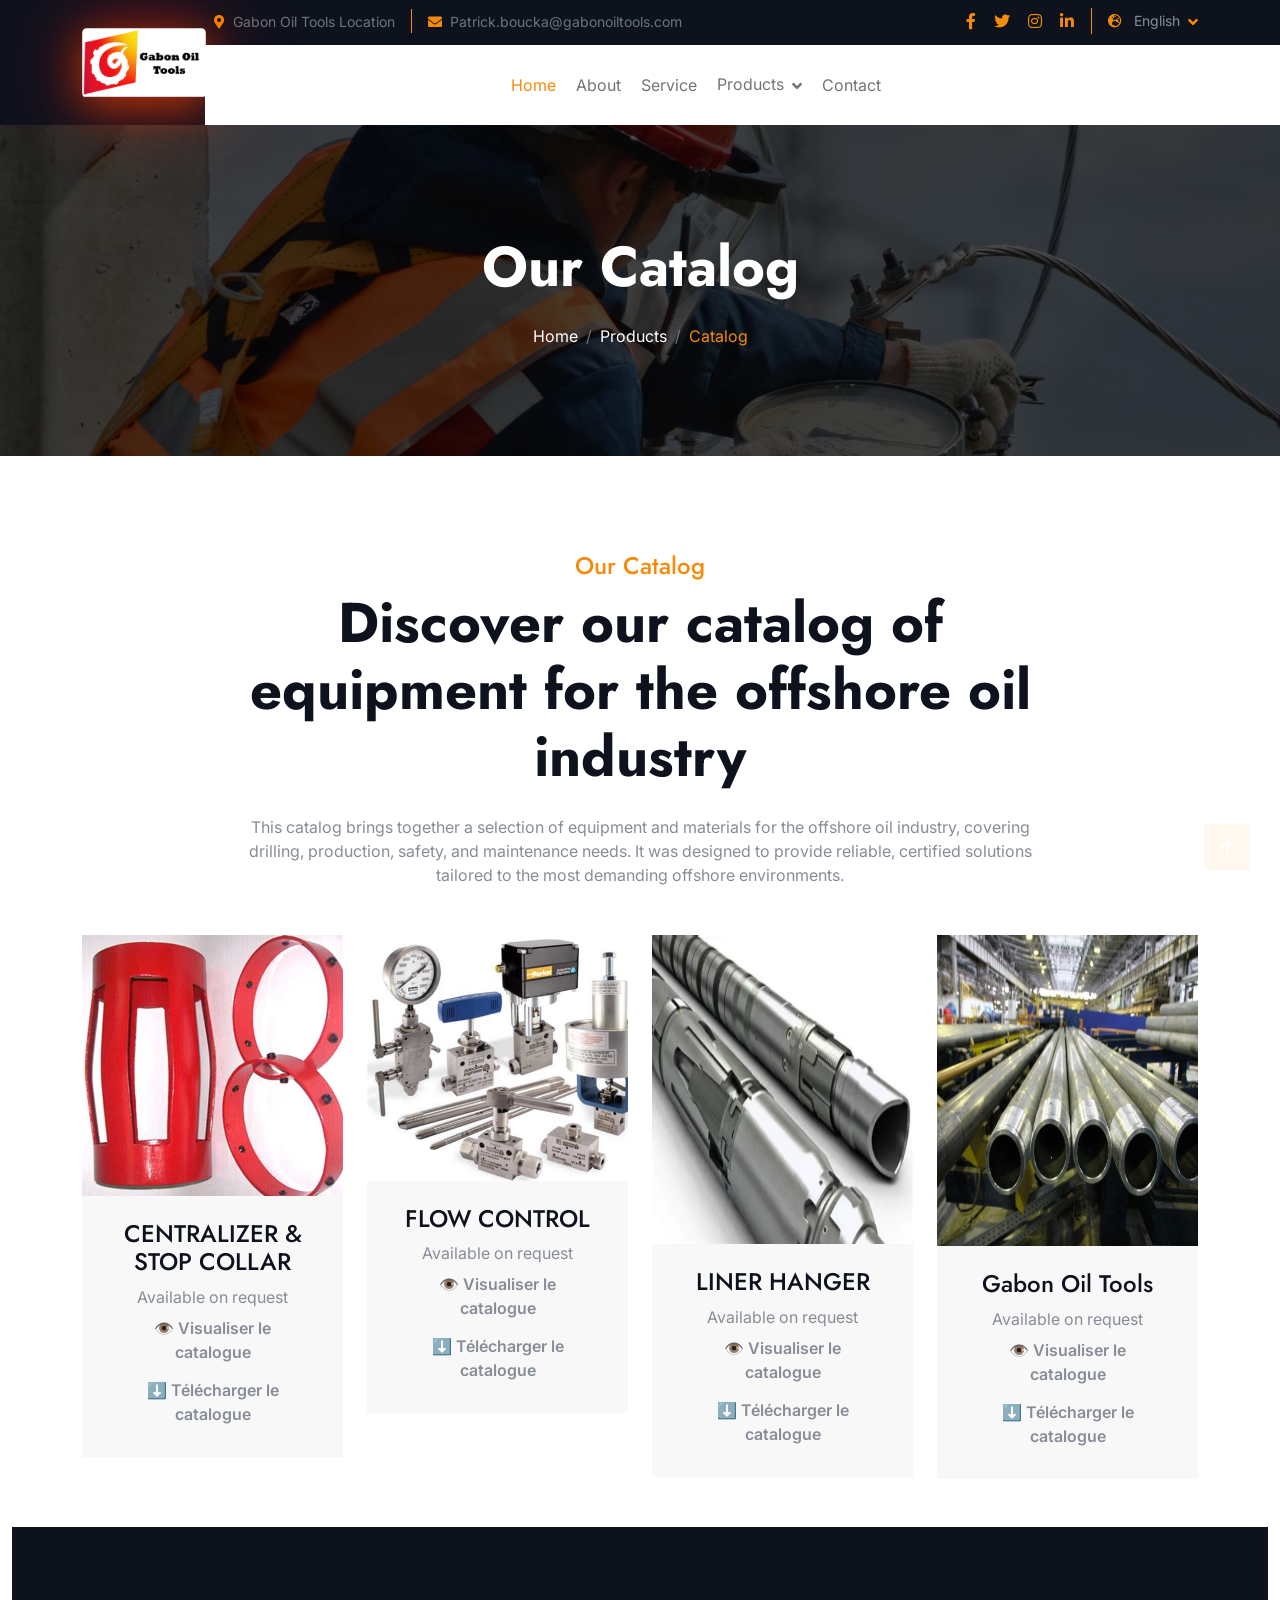
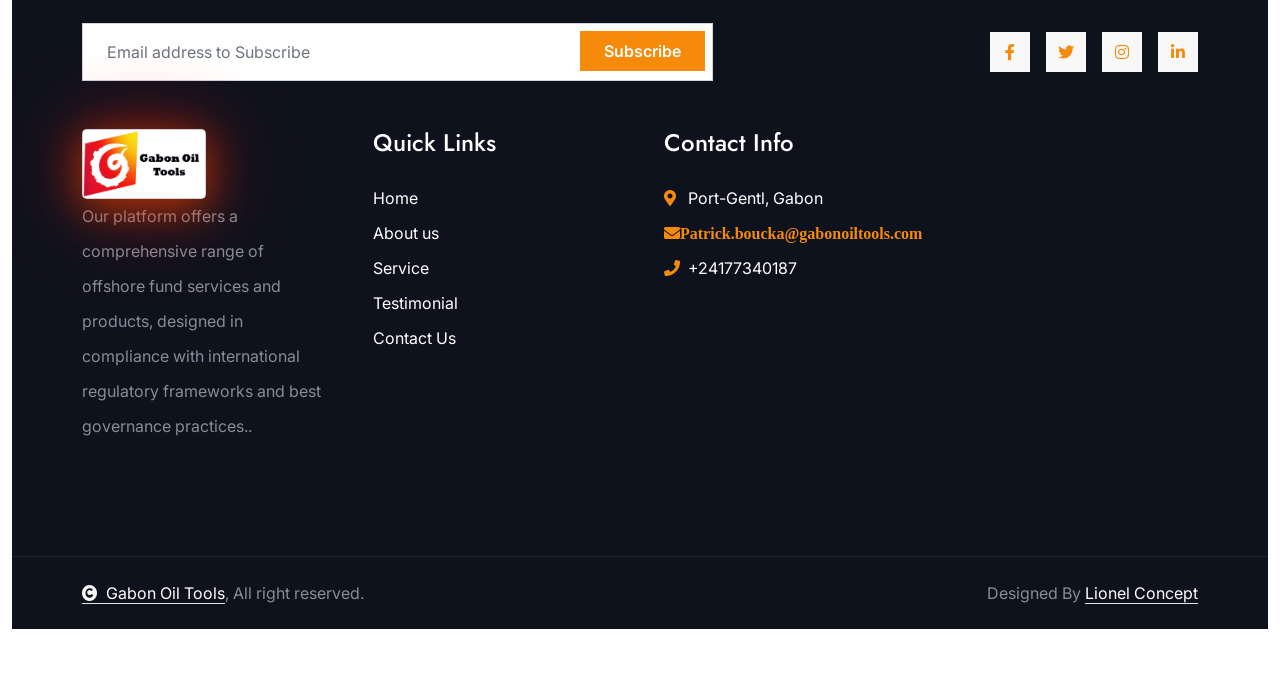
<file: team.html>
<!DOCTYPE html>
<html lang="en">

<head>
    <meta charset="utf-8">
    <title>Gabon Oil Tools</title>
    <meta content="width=device-width, initial-scale=1.0" name="viewport">
    <meta content="" name="keywords">
    <meta content="" name="description">

    <!-- Google Web Fonts -->
    <link rel="preconnect" href="https://fonts.googleapis.com">
    <link rel="preconnect" href="https://fonts.gstatic.com" crossorigin>
    <link
        href="https://fonts.googleapis.com/css2?family=Inter:wght@100..900&family=Edu+TAS+Beginner:wght@400..700&family=Jost:ital,wght@0,100..900;1,100..900&display=swap"
        rel="stylesheet">

    <!-- Icon Font Stylesheet -->
    <link rel="stylesheet" href="https://use.fontawesome.com/releases/v5.15.4/css/all.css" />
    <link href="https://cdn.jsdelivr.net/npm/bootstrap-icons@1.4.1/font/bootstrap-icons.css" rel="stylesheet">

    <!-- Libraries Stylesheet -->
    <link rel="stylesheet" href="lib/animate/animate.min.css" />
    <link href="lib/owlcarousel/assets/owl.carousel.min.css" rel="stylesheet">


    <!-- Customized Bootstrap Stylesheet -->
    <link href="css/bootstrap.min.css" rel="stylesheet">

    <!-- Template Stylesheet -->
    <link href="css/style.css" rel="stylesheet">
</head>

<body>

    <!-- Spinner Start -->
    <div id="spinner"
        class="show bg-white position-fixed translate-middle w-100 vh-100 top-50 start-50 d-flex align-items-center justify-content-center">
        <div class="spinner-border text-primary" style="width: 3rem; height: 3rem;" role="status">
            <span class="sr-only">Loading...</span>
        </div>
    </div>
    <!-- Spinner End -->



    <body>
        <!-- Navbar & Hero Start -->
        <div class="container-fluid header-top">
            <div class="container d-flex align-items-center">
                <h3 class="text-primary mb-0 d-flex align-items-center">
                    <img src="img/gtol2.png" alt="Gabon Oil Tools Logo" class="site-logo me-2">
                </h3>
                <div class="w-100 h-100">
                    <div class="topbar px-0 py-2 d-none d-lg-block" style="height: 45px;">
                        <div class="row gx-0 align-items-center">
                            <div class="col-lg-8 text-center text-lg-center mb-lg-0">
                                <div class="d-flex flex-wrap">
                                    <div class="border-end border-primary pe-3">
                                        <a href="#" class="text-muted small"><i
                                                class="fas fa-map-marker-alt text-primary me-2"></i>Gabon Oil Tools
                                            Location</a>
                                    </div>
                                    <div class="ps-3">
                                        <a href="mailto:example@gmail.com" class="text-muted small"><i
                                                class="fas fa-envelope text-primary me-2"></i>Patrick.boucka@gabonoiltools.com</a>
                                    </div>
                                </div>
                            </div>
                            <div class="col-lg-4 text-center text-lg-end">
                                <div class="d-flex justify-content-end">
                                    <div class="d-flex border-end border-primary pe-3">
                                        <a class="btn p-0 text-primary me-3" href="#"><i
                                                class="fab fa-facebook-f"></i></a>
                                        <a class="btn p-0 text-primary me-3" href="#"><i class="fab fa-twitter"></i></a>
                                        <a class="btn p-0 text-primary me-3" href="#"><i
                                                class="fab fa-instagram"></i></a>
                                        <a class="btn p-0 text-primary me-0" href="#"><i
                                                class="fab fa-linkedin-in"></i></a>
                                    </div>
                                    <div class="dropdown ms-3">
                                        <a href="#" class="dropdown-toggle text-white" data-bs-toggle="dropdown"><small
                                                class="text-body"><i class="fas fa-globe-europe text-primary me-2"></i>
                                                English</small></a>
                                        <div class="dropdown-menu">
                                            <a href="#" class="dropdown-item" onclick="changeLanguage('en')">English</a>
                                            <a href="#" class="dropdown-item" onclick="changeLanguage('fr')">French</a>
                                            <a href="#" class="dropdown-item" onclick="changeLanguage('es')">Spanish</a>
                                            <a href="#" class="dropdown-item" onclick="changeLanguage('ar')">Arabic</a>
                                        </div>
                                    </div>
                                </div>
                            </div>
                        </div>
                    </div>
                    <div class="nav-bar px-0 py-lg-0" style="height: 80px;">
                        <nav class="navbar navbar-expand-lg navbar-light d-flex justify-content-lg-end">
                            <a href="#" class="navbar-brand-2">
                            </a>
                            <button class="navbar-toggler" type="button" data-bs-toggle="collapse"
                                data-bs-target="#navbarCollapse">
                                <span class="fa fa-bars"></span>
                            </button>
                            <div class="collapse navbar-collapse" id="navbarCollapse">
                                <div class="navbar-nav mx-0 mx-lg-auto bg-white">
                                    <a href="index.html" class="nav-item nav-link active">Home</a>
                                    <a href="about.html" class="nav-item nav-link">About</a>
                                    <a href="service.html" class="nav-item nav-link">Service</a>
                                    <div class="nav-item dropdown">
                                        <a href="#" class="nav-link" data-bs-toggle="dropdown">
                                            <span class="dropdown-toggle">Products</span>
                                        </a>
                                        <div class="dropdown-menu">
                                            <a href="team.html" class="dropdown-item">Our Catalog</a>
                                            <a href="testimonial.html" class="dropdown-item">Testimonial</a>
                                            <a href="404.html" class="dropdown-item">404 Page</a>
                                        </div>
                                    </div>
                                    <a href="contact.html" class="nav-item nav-link">Contact</a>
                                </div>
                            </div>
                        </nav>
                    </div>
                </div>
            </div>
        </div>
        <!-- Navbar & Hero End -->

        <!-- Header Start -->
        <div class="container-fluid bg-breadcrumb">
            <div class="container text-center py-5" style="max-width: 900px;">
                <h4 class="text-white display-4 mb-4 wow fadeInDown" data-wow-delay="0.1s">Our Catalog</h4>
                <ol class="breadcrumb d-flex justify-content-center mb-0 wow fadeInDown" data-wow-delay="0.3s">
                    <li class="breadcrumb-item"><a href="index.html">Home</a></li>
                    <li class="breadcrumb-item"><a href="#">Products</a></li>
                    <li class="breadcrumb-item active text-primary">Catalog</li>
                </ol>
            </div>
        </div>
        <!-- Header End -->


        <!-- Team Start -->
        <div class="container-fluid team py-5">
            <div class="container py-5">
                <div class="d-flex flex-column mx-auto text-center mb-5 wow fadeInUp" data-wow-delay="0.2s"
                    style="max-width: 800px;">
                    <h4 class="text-primary">Our Catalog</h4>
                    <h1 class="display-4 mb-4">Discover our catalog of equipment for the offshore oil industry</h1>
                    <p class="mb-0">This catalog brings together a selection of equipment and materials for the offshore
                        oil
                        industry, covering drilling, production, safety,
                        and maintenance needs. It was designed to provide reliable,
                        certified solutions tailored to the most demanding offshore environments.</p>
                </div>
                <div class="row g-4">
                    <div class="col-md-6 col-lg-3 wow fadeInUp" data-wow-delay="0.2s">
                        <div class="team-item">
                            <div class="team-img">
                                <img src="img/Slip-on-Set-Screw-Stop-Collar-Stop-Ring-for-Casing-Centralizer.jpg"
                                    class="img-fluid w-100" alt="">
                            </div>
                            <div class="team-content bg-light text-center p-4">
                                <h4>CENTRALIZER & STOP COLLAR </h4>
                                <p class="mb-0">Available on request</p>
                                <div class="catalog-actions">
                                    <a href="img/pdf/CENTRALIZER & STOP COLLAR Catalogue.pdf" target="_blank"
                                        class="btn btn-view">
                                        👁️ Visualiser le catalogue
                                    </a>
                                    <a href="img/pdf/CENTRALIZER & STOP COLLAR Catalogue.pdf" download
                                        class="btn btn-download">
                                        ⬇️ Télécharger le catalogue
                                    </a>
                                </div>

                            </div>
                        </div>
                    </div>

                    <div class="col-md-6 col-lg-3 wow fadeInUp" data-wow-delay="0.6s">
                        <div class="team-item">
                            <div class="team-img">
                                <img src="img/Flowcontrol.jpg" class="img-fluid w-100" alt="">
                            </div>
                            <div class="team-content bg-light text-center p-4">
                                <h4>FLOW CONTROL</h4>
                                <p class="mb-0">Available on request</p>
                                <div class="catalog-actions">
                                    <a href="pdf/Product Catalog - Gradwell Oilfield.pdf" target="_blank"
                                        class="btn btn-view">
                                        👁️ Visualiser le catalogue
                                    </a>
                                    <a href="pdf/Product Catalog - Gradwell Oilfield.pdf" download
                                        class="btn btn-download">
                                        ⬇️ Télécharger le catalogue
                                    </a>
                                </div>

                            </div>
                        </div>
                    </div>
                    <div class="col-md-6 col-lg-3 wow fadeInUp" data-wow-delay="0.6s">
                        <div class="team-item">
                            <div class="team-img">
                                <img src="img/team-3.jpg" class="img-fluid w-100" alt="">
                            </div>
                            <div class="team-content bg-light text-center p-4">
                                <h4>LINER HANGER</h4>
                                <p class="mb-0">Available on request</p>
                                <div class="catalog-actions">
                                    <a href="pdf/FLOW CONTROL Catalogue.pdf" target="_blank" class="btn btn-view">
                                        👁️ Visualiser le catalogue
                                    </a>
                                    <a href="pdf/FLOW CONTROL Catalogue.pdf" download class="btn btn-download">
                                        ⬇️ Télécharger le catalogue
                                    </a>
                                </div>

                            </div>
                        </div>
                    </div>
                    <div class="col-md-6 col-lg-3 wow fadeInUp" data-wow-delay="0.8s">
                        <div class="team-item">
                            <div class="team-img">
                                <img src="img/team-4.jpg" class="img-fluid w-100" alt="">
                            </div>
                            <div class="team-content bg-light text-center p-4">
                                <h4>Gabon Oil Tools</h4>
                                <p class="mb-0">Available on request</p>
                                <div class="catalog-actions">
                                    <a href="pdf/LINER HANGER Catalogue.pdf" target="_blank" class="btn btn-view">
                                        👁️ Visualiser le catalogue
                                    </a>
                                    <a href="pdf/LINER HANGER Catalogue.pdf" download class="btn btn-download">
                                        ⬇️ Télécharger le catalogue
                                    </a>
                                </div>
                            </div>
                        </div>

                    </div>
                </div>
            </div>
            <!-- Team End -->

            <!-- Footer Start -->
            <div class="container-fluid footer bg-dark py-5 wow fadeIn" data-wow-delay="0.2s">
                <div class="container py-5">
                    <div class="row g-5 mb-5 align-items-center">
                        <div class="col-lg-7">
                            <div class="position-relative mx-auto">
                                <input class="form-control w-100 py-3 ps-4 pe-5" type="text"
                                    placeholder="Email address to Subscribe">
                                <button type="button"
                                    class="btn btn-primary position-absolute top-0 end-0 py-2 px-4 mt-2 me-2">Subscribe</button>
                            </div>
                        </div>
                        <div class="col-lg-5">
                            <div class="d-flex align-items-center justify-content-center justify-content-lg-end">
                                <a class="btn btn-light btn-md-square me-3" href=""><i
                                        class="fab fa-facebook-f"></i></a>
                                <a class="btn btn-light btn-md-square me-3" href=""><i class="fab fa-twitter"></i></a>
                                <a class="btn btn-light btn-md-square me-3" href=""><i class="fab fa-instagram"></i></a>
                                <a class="btn btn-light btn-md-square me-0" href=""><i
                                        class="fab fa-linkedin-in"></i></a>
                            </div>
                        </div>
                    </div>
                    <div class="row g-5">
                        <div class="col-md-6 col-lg-6 col-xl-3">
                            <div class="footer-item d-flex flex-column">
                                <div class="footer-item">
                                    <h3 class="text-primary mb-0 d-flex align-items-center">
                                        <img src="img/gtol2.png" alt="Gabon Oil Tools Logo" class="site-logo me-2">
                                    </h3>
                                    <p class="mb-3">Our platform offers a comprehensive range of offshore fund services
                                        and
                                        products,
                                        designed in compliance with international regulatory frameworks and best
                                        governance
                                        practices..</p>
                                </div>
                            </div>
                        </div>
                        <div class="col-md-6 col-lg-6 col-xl-3">
                            <div class="footer-item d-flex flex-column">
                                <h4 class="text-white mb-4">Quick Links</h4>
                                <a href="#"> Home</a>
                                <a href="#"> About us</a>
                                <a href="#"> Service</a>
                                <a href="#"> Testimonial</a>
                                <a href="#"> Contact Us</a>
                            </div>
                        </div>
                        <div class="col-md-6 col-lg-6 col-xl-3">
                            <div class="footer-item d-flex flex-column">
                                <h4 class="text-white mb-4">Contact Info</h4>
                                <a href="#"><i class="fa fa-map-marker-alt text-primary me-2"></i> Port-Gentl, Gabon
                                </a>
                                <a href="mailto:Patrick.boucka@gabonoiltools.com"><i
                                        class="fas fa-envelope text-primary me-2">Patrick.boucka@gabonoiltools.com</a></i>

                                <a href="tel:+24177340187"><i
                                        class="fas fa-phone text-primary me-2"></i>+24177340187</a>
                            </div>
                        </div>
                    </div>
                </div>
            </div>
            <!-- Footer End -->


            <!-- Copyright Start -->
            <div class="container-fluid copyright py-4">
                <div class="container">
                    <div class="row g-4 align-items-center">
                        <div class="col-md-6 text-center text-md-start mb-md-0">
                            <span class="text-body"><a href="#" class="border-bottom text-white"><i
                                        class="fas fa-copyright text-light me-2"></i>Gabon Oil Tools</a>, All right
                                reserved.</span>
                        </div>
                        <div class="col-md-6 text-center text-md-end text-body">
                            Designed By <a class="border-bottom text-white"
                                href="https://lionel-johnson.github.io/LionelConcept/">Lionel Concept</a>
                        </div>
                    </div>
                </div>
            </div>
            <!-- Copyright End -->


            <!-- Back to Top -->
            <a href="#" class="btn btn-primary btn-lg-square back-to-top"><i class="fa fa-arrow-up"></i></a>


            <!-- JavaScript Libraries -->
            <script src="https://ajax.googleapis.com/ajax/libs/jquery/3.6.4/jquery.min.js"></script>
            <script src="https://cdn.jsdelivr.net/npm/bootstrap@5.0.0/dist/js/bootstrap.bundle.min.js"></script>
            <script src="lib/wow/wow.min.js"></script>
            <script src="lib/easing/easing.min.js"></script>
            <script src="lib/waypoints/waypoints.min.js"></script>
            <script src="lib/owlcarousel/owl.carousel.min.js"></script>


            <!-- Template Javascript -->
            <script src="js/main.js"></script>
    </body>

</html>
</file>
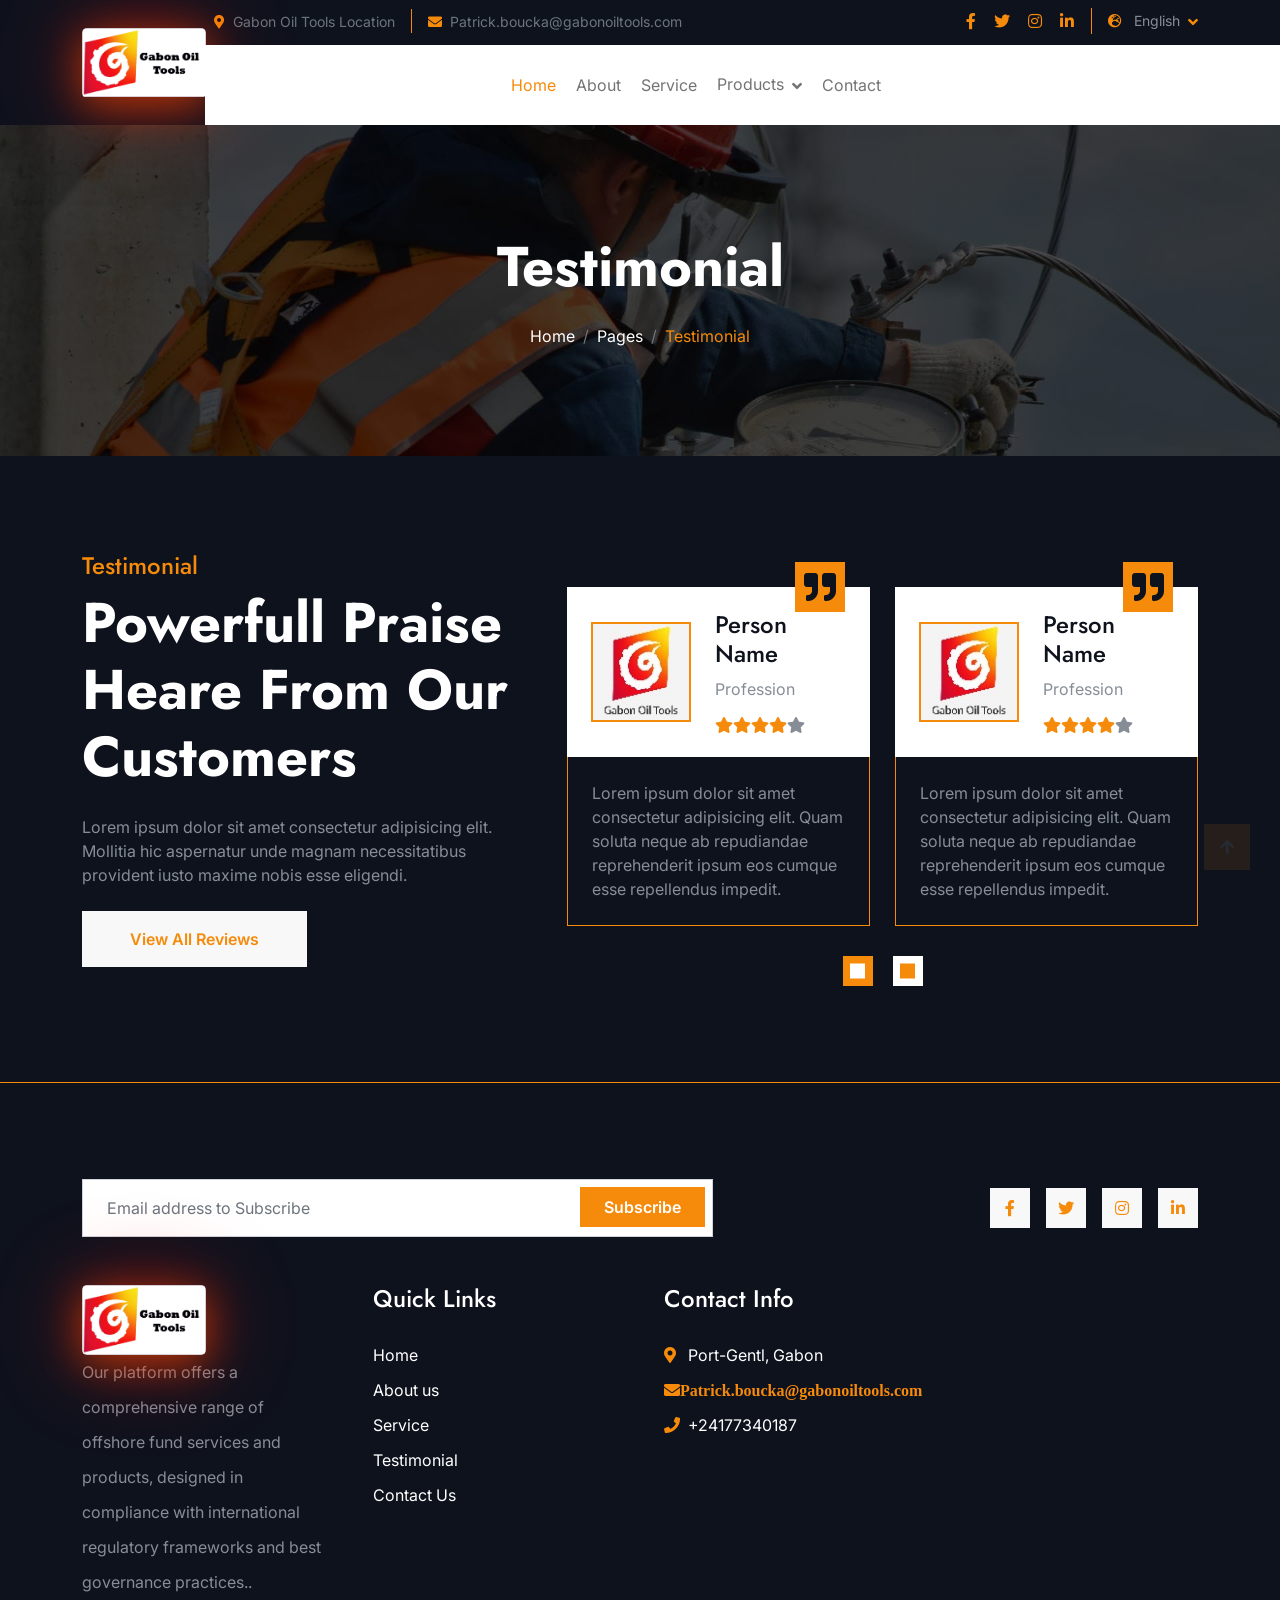
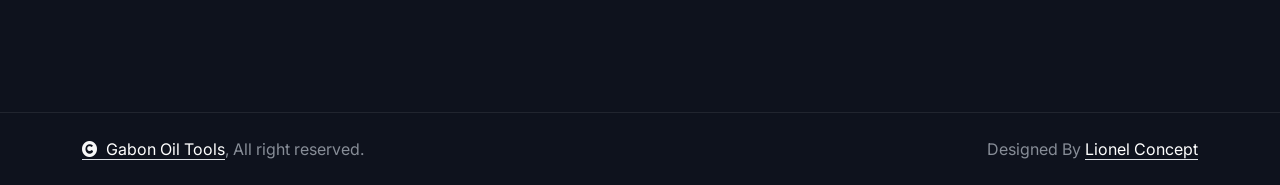
<file: testimonial.html>
<!DOCTYPE html>
<html lang="en">

<head>
    <meta charset="utf-8">
    <title>Gabon Oil Tolls</title>
    <meta content="width=device-width, initial-scale=1.0" name="viewport">
    <meta content="" name="keywords">
    <meta content="" name="description">

    <!-- Google Web Fonts -->
    <link rel="preconnect" href="https://fonts.googleapis.com">
    <link rel="preconnect" href="https://fonts.gstatic.com" crossorigin>
    <link
        href="https://fonts.googleapis.com/css2?family=Inter:wght@100..900&family=Edu+TAS+Beginner:wght@400..700&family=Jost:ital,wght@0,100..900;1,100..900&display=swap"
        rel="stylesheet">

    <!-- Icon Font Stylesheet -->
    <link rel="stylesheet" href="https://use.fontawesome.com/releases/v5.15.4/css/all.css" />
    <link href="https://cdn.jsdelivr.net/npm/bootstrap-icons@1.4.1/font/bootstrap-icons.css" rel="stylesheet">

    <!-- Libraries Stylesheet -->
    <link rel="stylesheet" href="lib/animate/animate.min.css" />
    <link href="lib/owlcarousel/assets/owl.carousel.min.css" rel="stylesheet">


    <!-- Customized Bootstrap Stylesheet -->
    <link href="css/bootstrap.min.css" rel="stylesheet">

    <!-- Template Stylesheet -->
    <link href="css/style.css" rel="stylesheet">
</head>

<body>

    <!-- Spinner Start -->
    <div id="spinner"
        class="show bg-white position-fixed translate-middle w-100 vh-100 top-50 start-50 d-flex align-items-center justify-content-center">
        <div class="spinner-border text-primary" style="width: 3rem; height: 3rem;" role="status">
            <span class="sr-only">Loading...</span>
        </div>
    </div>
    <!-- Spinner End -->



    <body>
        <!-- Navbar & Hero Start -->
        <div class="container-fluid header-top">
            <div class="container d-flex align-items-center">
                <h3 class="text-primary mb-0 d-flex align-items-center">
                    <img src="img/gtol2.png" alt="Gabon Oil Tools Logo" class="site-logo me-2">
                </h3>
                <div class="w-100 h-100">
                    <div class="topbar px-0 py-2 d-none d-lg-block" style="height: 45px;">
                        <div class="row gx-0 align-items-center">
                            <div class="col-lg-8 text-center text-lg-center mb-lg-0">
                                <div class="d-flex flex-wrap">
                                    <div class="border-end border-primary pe-3">
                                        <a href="#" class="text-muted small"><i
                                                class="fas fa-map-marker-alt text-primary me-2"></i>Gabon Oil Tools
                                            Location</a>
                                    </div>
                                    <div class="ps-3">
                                        <a href="mailto:example@gmail.com" class="text-muted small"><i
                                                class="fas fa-envelope text-primary me-2"></i>Patrick.boucka@gabonoiltools.com</a>
                                    </div>
                                </div>
                            </div>
                            <div class="col-lg-4 text-center text-lg-end">
                                <div class="d-flex justify-content-end">
                                    <div class="d-flex border-end border-primary pe-3">
                                        <a class="btn p-0 text-primary me-3" href="#"><i
                                                class="fab fa-facebook-f"></i></a>
                                        <a class="btn p-0 text-primary me-3" href="#"><i class="fab fa-twitter"></i></a>
                                        <a class="btn p-0 text-primary me-3" href="#"><i
                                                class="fab fa-instagram"></i></a>
                                        <a class="btn p-0 text-primary me-0" href="#"><i
                                                class="fab fa-linkedin-in"></i></a>
                                    </div>
                                    <div class="dropdown ms-3">
                                        <a href="#" class="dropdown-toggle text-white" data-bs-toggle="dropdown"><small
                                                class="text-body"><i class="fas fa-globe-europe text-primary me-2"></i>
                                                English</small></a>
                                        <div class="dropdown-menu">
                                            <a href="#" class="dropdown-item" onclick="changeLanguage('en')">English</a>
                                            <a href="#" class="dropdown-item" onclick="changeLanguage('fr')">French</a>
                                            <a href="#" class="dropdown-item" onclick="changeLanguage('es')">Spanish</a>
                                            <a href="#" class="dropdown-item" onclick="changeLanguage('ar')">Arabic</a>
                                        </div>
                                    </div>
                                </div>
                            </div>
                        </div>
                    </div>
                    <div class="nav-bar px-0 py-lg-0" style="height: 80px;">
                        <nav class="navbar navbar-expand-lg navbar-light d-flex justify-content-lg-end">
                            <a href="#" class="navbar-brand-2">
                            </a>
                            <button class="navbar-toggler" type="button" data-bs-toggle="collapse"
                                data-bs-target="#navbarCollapse">
                                <span class="fa fa-bars"></span>
                            </button>
                            <div class="collapse navbar-collapse" id="navbarCollapse">
                                <div class="navbar-nav mx-0 mx-lg-auto bg-white">
                                    <a href="index.html" class="nav-item nav-link active">Home</a>
                                    <a href="about.html" class="nav-item nav-link">About</a>
                                    <a href="service.html" class="nav-item nav-link">Service</a>
                                    <div class="nav-item dropdown">
                                        <a href="#" class="nav-link" data-bs-toggle="dropdown">
                                            <span class="dropdown-toggle">Products</span>
                                        </a>
                                        <div class="dropdown-menu">
                                            <a href="team.html" class="dropdown-item">Our Catalog</a>
                                            <a href="testimonial.html" class="dropdown-item">Testimonial</a>
                                            <a href="404.html" class="dropdown-item">404 Page</a>
                                        </div>
                                    </div>
                                    <a href="contact.html" class="nav-item nav-link">Contact</a>
                                </div>
                            </div>
                        </nav>
                    </div>
                </div>
            </div>
        </div>
        <!-- Navbar & Hero End -->


        <!-- Header Start -->
        <div class="container-fluid bg-breadcrumb">
            <div class="container text-center py-5" style="max-width: 900px;">
                <h4 class="text-white display-4 mb-4 wow fadeInDown" data-wow-delay="0.1s">Testimonial</h4>
                <ol class="breadcrumb d-flex justify-content-center mb-0 wow fadeInDown" data-wow-delay="0.3s">
                    <li class="breadcrumb-item"><a href="index.html">Home</a></li>
                    <li class="breadcrumb-item"><a href="#">Pages</a></li>
                    <li class="breadcrumb-item active text-primary">Testimonial</li>
                </ol>
            </div>
        </div>
        <!-- Header End -->


        <!-- Testimonial Start -->
        <div class="container-fluid testimonial bg-dark border-bottom border-primary py-5">
            <div class="container py-5">
                <div class="row g-5">
                    <div class="col-lg-6 col-xl-5 wow fadeInUp" data-wow-delay="0.2s">
                        <h4 class="text-primary">Testimonial</h4>
                        <h1 class="display-4 text-white mb-4">Powerfull Praise Heare From Our Customers</h1>
                        <p class="mb-4">Lorem ipsum dolor sit amet consectetur adipisicing elit. Mollitia hic aspernatur
                            unde magnam necessitatibus provident iusto maxime nobis esse eligendi.
                        </p>
                        <a class="btn btn-light py-3 px-5" href="#">View All Reviews</a>
                    </div>
                    <div class="col-lg-6 col-xl-7 wow fadeInUp" data-wow-delay="0.4s">
                        <div class="owl-carousel testimonial-carousel">
                            <div class="testimonial-item">
                                <div class="testimonial-quote"><i class="fa fa-quote-right fa-2x"></i>
                                </div>
                                <div class="testimonial-inner p-4">
                                    <img src="img/testimonial-1.jpg" class="img-fluid" alt="">
                                    <div class="ms-4">
                                        <h4>Person Name</h4>
                                        <p>Profession</p>
                                        <div class="d-flex text-primary">
                                            <i class="fas fa-star"></i>
                                            <i class="fas fa-star"></i>
                                            <i class="fas fa-star"></i>
                                            <i class="fas fa-star"></i>
                                            <i class="fas fa-star text-body"></i>
                                        </div>
                                    </div>
                                </div>
                                <div class="customer-text p-4">
                                    <p class="mb-0">Lorem ipsum dolor sit amet consectetur adipisicing elit. Quam soluta
                                        neque ab repudiandae reprehenderit ipsum eos cumque esse repellendus impedit.
                                    </p>
                                </div>
                            </div>
                            <div class="testimonial-item">
                                <div class="testimonial-quote"><i class="fa fa-quote-right fa-2x"></i>
                                </div>
                                <div class="testimonial-inner p-4">
                                    <img src="img/testimonial-2.jpg" class="img-fluid" alt="">
                                    <div class="ms-4">
                                        <h4>Person Name</h4>
                                        <p>Profession</p>
                                        <div class="d-flex text-primary">
                                            <i class="fas fa-star"></i>
                                            <i class="fas fa-star"></i>
                                            <i class="fas fa-star"></i>
                                            <i class="fas fa-star"></i>
                                            <i class="fas fa-star text-body"></i>
                                        </div>
                                    </div>
                                </div>
                                <div class="customer-text p-4">
                                    <p class="mb-0">Lorem ipsum dolor sit amet consectetur adipisicing elit. Quam soluta
                                        neque ab repudiandae reprehenderit ipsum eos cumque esse repellendus impedit.
                                    </p>
                                </div>
                            </div>
                            <div class="testimonial-item">
                                <div class="testimonial-quote"><i class="fa fa-quote-right fa-2x"></i>
                                </div>
                                <div class="testimonial-inner p-4">
                                    <img src="img/testimonial-3.jpg" class="img-fluid" alt="">
                                    <div class="ms-4">
                                        <h4>Person Name</h4>
                                        <p>Profession</p>
                                        <div class="d-flex text-primary">
                                            <i class="fas fa-star"></i>
                                            <i class="fas fa-star"></i>
                                            <i class="fas fa-star"></i>
                                            <i class="fas fa-star"></i>
                                            <i class="fas fa-star text-body"></i>
                                        </div>
                                    </div>
                                </div>
                                <div class="customer-text p-4">
                                    <p class="mb-0">Lorem ipsum dolor sit amet consectetur adipisicing elit. Quam soluta
                                        neque ab repudiandae reprehenderit ipsum eos cumque esse repellendus impedit.
                                    </p>
                                </div>
                            </div>
                        </div>
                    </div>
                </div>
            </div>
        </div>
        <!-- Testimonial End -->

        <!-- Footer Start -->
        <div class="container-fluid footer bg-dark py-5 wow fadeIn" data-wow-delay="0.2s">
            <div class="container py-5">
                <div class="row g-5 mb-5 align-items-center">
                    <div class="col-lg-7">
                        <div class="position-relative mx-auto">
                            <input class="form-control w-100 py-3 ps-4 pe-5" type="text"
                                placeholder="Email address to Subscribe">
                            <button type="button"
                                class="btn btn-primary position-absolute top-0 end-0 py-2 px-4 mt-2 me-2">Subscribe</button>
                        </div>
                    </div>
                    <div class="col-lg-5">
                        <div class="d-flex align-items-center justify-content-center justify-content-lg-end">
                            <a class="btn btn-light btn-md-square me-3" href=""><i class="fab fa-facebook-f"></i></a>
                            <a class="btn btn-light btn-md-square me-3" href=""><i class="fab fa-twitter"></i></a>
                            <a class="btn btn-light btn-md-square me-3" href=""><i class="fab fa-instagram"></i></a>
                            <a class="btn btn-light btn-md-square me-0" href=""><i class="fab fa-linkedin-in"></i></a>
                        </div>
                    </div>
                </div>
                <div class="row g-5">
                    <div class="col-md-6 col-lg-6 col-xl-3">
                        <div class="footer-item d-flex flex-column">
                            <div class="footer-item">
                                <h3 class="text-primary mb-0 d-flex align-items-center">
                                    <img src="img/gtol2.png" alt="Gabon Oil Tools Logo" class="site-logo me-2">
                                </h3>
                                <p class="mb-3">Our platform offers a comprehensive range of offshore fund services and
                                    products,
                                    designed in compliance with international regulatory frameworks and best governance
                                    practices..</p>
                            </div>
                        </div>
                    </div>
                    <div class="col-md-6 col-lg-6 col-xl-3">
                        <div class="footer-item d-flex flex-column">
                            <h4 class="text-white mb-4">Quick Links</h4>
                            <a href="#"> Home</a>
                            <a href="#"> About us</a>
                            <a href="#"> Service</a>
                            <a href="#"> Testimonial</a>
                            <a href="#"> Contact Us</a>
                        </div>
                    </div>
                    <div class="col-md-6 col-lg-6 col-xl-3">
                        <div class="footer-item d-flex flex-column">
                            <h4 class="text-white mb-4">Contact Info</h4>
                            <a href="#"><i class="fa fa-map-marker-alt text-primary me-2"></i> Port-Gentl, Gabon
                            </a>
                            <a href="mailto:Patrick.boucka@gabonoiltools.com"><i
                                    class="fas fa-envelope text-primary me-2">Patrick.boucka@gabonoiltools.com</a></i>

                            <a href="tel:+24177340187"><i class="fas fa-phone text-primary me-2"></i>+24177340187</a>
                        </div>
                    </div>
                </div>
            </div>
        </div>
        <!-- Footer End -->


        <!-- Copyright Start -->
        <div class="container-fluid copyright py-4">
            <div class="container">
                <div class="row g-4 align-items-center">
                    <div class="col-md-6 text-center text-md-start mb-md-0">
                        <span class="text-body"><a href="#" class="border-bottom text-white"><i
                                    class="fas fa-copyright text-light me-2"></i>Gabon Oil Tools</a>, All right
                            reserved.</span>
                    </div>
                    <div class="col-md-6 text-center text-md-end text-body">
                        Designed By <a class="border-bottom text-white"
                            href="https://lionel-johnson.github.io/LionelConcept/">Lionel Concept</a>
                    </div>
                </div>
            </div>
        </div>
        <!-- Copyright End -->








        <!-- Back to Top -->
        <a href="#" class="btn btn-primary btn-lg-square back-to-top"><i class="fa fa-arrow-up"></i></a>


        <!-- JavaScript Libraries -->
        <script src="https://ajax.googleapis.com/ajax/libs/jquery/3.6.4/jquery.min.js"></script>
        <script src="https://cdn.jsdelivr.net/npm/bootstrap@5.0.0/dist/js/bootstrap.bundle.min.js"></script>
        <script src="lib/wow/wow.min.js"></script>
        <script src="lib/easing/easing.min.js"></script>
        <script src="lib/waypoints/waypoints.min.js"></script>
        <script src="lib/owlcarousel/owl.carousel.min.js"></script>


        <!-- Template Javascript -->
        <script src="js/main.js"></script>
    </body>

</html>
</file>
<file: css/style.css>
/*** Spinner Start ***/
#spinner {
    opacity: 0;
    visibility: hidden;
    transition: opacity .5s ease-out, visibility 0s linear .5s;
    z-index: 99999;
}

#spinner.show {
    transition: opacity .5s ease-out, visibility 0s linear 0s;
    visibility: visible;
    opacity: 1;
}

/*** Spinner End ***/

.back-to-top {
    position: fixed;
    right: 30px;
    bottom: 30px;
    transition: 0.5s;
    z-index: 99;
}


/*** Button Start ***/
.btn {
    font-weight: 600;
    transition: .5s;
}

.btn-square {
    width: 32px;
    height: 32px;
}

.btn-sm-square {
    width: 34px;
    height: 34px;
}

.btn-md-square {
    width: 40px;
    height: 40px;
}

.btn-lg-square {
    width: 46px;
    height: 46px;
}

.btn-xl-square {
    width: 56px;
    height: 56px;
}

.btn-square,
.btn-sm-square,
.btn-md-square,
.btn-lg-square,
.btn-xl-square {
    padding: 0;
    display: flex;
    align-items: center;
    justify-content: center;
    font-weight: normal;
}

.btn.btn-primary {
    color: var(--bs-white);
    border: none;
}

.btn.btn-primary:hover {
    background: var(--bs-dark);
    color: var(--bs-white);
}

.btn.btn-light {
    color: var(--bs-primary);
    border: none;
}

.btn.btn-light:hover {
    color: var(--bs-white);
    background: var(--bs-primary);
}

/*** Navbar Start ***/
.header-top .topbar .dropdown-toggle::after {
    border: none;
    content: "\f107";
    font-family: "Font Awesome 5 Free";
    font-weight: 600;
    vertical-align: middle;
    margin-left: 8px;
    color: var(--bs-primary);
}

.header-top .topbar .dropdown .dropdown-menu {
    transform: rotateX(0deg);
    visibility: visible;
    background: var(--bs-light);
    padding-top: 12px;
    border: 0;
    transition: .5s;
    opacity: 1;
}

.header-top {
    height: 125px;
    position: relative;
}

.header-top::after {
    content: "";
    position: absolute;
    overflow: hidden;
    width: 50%;
    height: 100%;
    top: 0;
    left: 0;
    background: var(--bs-dark);
    z-index: 1;
}

.header-top .container {
    position: relative;
    z-index: 999;
}

@media (min-width: 992px) {
    .header-top::before {
        content: "";
        position: absolute;
        overflow: hidden;
        width: 100%;
        height: 45px;
        top: 0;
        right: 0;
        background: var(--bs-dark);
        z-index: -1;
    }

    .navbar-brand-2 {
        display: none;
    }
}

.site-logo {
    height: 70px;
    width: auto;
    border-radius: 5px;
    object-fit: contain;
    filter: drop-shadow(0 8px 20px rgba(255, 80, 0, 0.6))
          drop-shadow(0 0 40px rgba(255, 0, 0, 0.4));
    margin-right: 20px;

}

.header-top h1 {
    white-space: nowrap;
}

.header-top .navbar-brand {
    margin-right: 90px;

}


@media (max-width: 991px) {
    .header-top {
        max-height: 80px;
    }

    .navbar {
        justify-content: space-between;
    }

    .header-top .container {
        max-height: 80px;
    }

    .navbar-brand {
        display: none;
    }

    .navbar-brand-2 {
        position: relative;
        overflow: hidden;
        width: 200px;
        height: 100%;
        padding: 0;
        display: flex;
        align-items: center;
        z-index: 99;
    }

    .navbar-brand-2::before {
        content: "";
        position: absolute;
        overflow: hidden;
        width: 100%;
        height: 600px;
        top: -200px;
        right: 18px;
        background: var(--bs-dark);
        transform: rotate(-18deg);
        z-index: -1;
    }

    .navbar-brand-2::after {
        content: "";
        position: absolute;
        overflow: hidden;
        width: 5px;
        height: 600px;
        top: -200px;
        right: 18px;
        background: var(--bs-primary);
        transform: rotate(-18deg);
        z-index: -1;
    }

    .navbar.navbar-light {
        height: 100%;
        padding: 0;
    }

    .navbar .navbar-collapse {
        margin-top: -20px;
    }

}

.nav-bar .navbar {
    height: 100%;
    background: var(--bs-white);
    position: relative;
    z-index: 9;
}

.navbar-light .navbar-brand img {
    max-height: 60px;
    transition: .5s;
}

.nav-bar .navbar-light .navbar-brand img {
    max-height: 50px;
}

.navbar .navbar-nav .nav-item .nav-link {
    padding: 0;
}

.navbar .navbar-nav .nav-item {
    display: flex;
    align-items: center;
    padding: 0;
    margin-right: 20px;
}

.navbar-light .navbar-nav .nav-item:hover,
.navbar-light .navbar-nav .nav-item.active,
.navbar-light .navbar-nav .nav-item:hover .nav-link,
.navbar-light .navbar-nav .nav-item.active .nav-link {
    color: var(--bs-primary);
}

@media (max-width: 991px) {
    .navbar {
        padding: 20px 0;
    }

    .navbar .navbar-nav .nav-link {
        padding: 0;
    }

    .navbar .navbar-nav .nav-item {
        display: flex;
        padding: 12px;
        flex-direction: column;
        justify-content: start;
        align-items: start;
    }

    .navbar .navbar-nav .nav-btn {
        display: flex;
        justify-content: start;
    }

    .navbar .navbar-nav {
        width: 100%;
        display: flex;
        margin-top: 20px;
        padding-bottom: 20px;
        margin-left: 50px;
        background: var(--bs-light);
    }

    .navbar .navbar-nav .nav-btn {
        display: flex;
        flex-direction: column;
    }

    .navbar .navbar-nav .nav-btn a.btn {
        margin-right: 15px;
    }

    .navbar.navbar-expand-lg .navbar-toggler {
        padding: 8px 15px;
        border: 1px solid var(--bs-primary);
        color: var(--bs-primary);
    }
}

.navbar .dropdown-toggle::after {
    border: none;
    content: "\f107";
    font-family: "Font Awesome 5 Free";
    font-weight: 600;
    vertical-align: middle;
    margin-left: 8px;
}

.dropdown .dropdown-menu .dropdown-item:hover {
    background: var(--bs-primary);
    color: var(--bs-white);
}

@media (min-width: 992px) {
    .nav-bar .navbar::before {
        position: absolute;
        content: "";
        width: 50px;
        height: 100%;
        top: 0;
        left: -9px;
        background: var(--bs-white);
    }

    .navbar .nav-btn {
        display: flex;
        align-items: center;
        justify-content: end;
    }

    .navbar .navbar-nav {
        width: 100%;
        display: flex;
        justify-content: center;
        align-items: center;
        background: var(--bs-light);
        border-radius: 10px;
        margin-left: 25px;
    }

    .navbar .navbar-nav .nav-btn {
        width: 100%;
        display: flex;
        margin-left: auto;
    }

    .navbar .nav-item .dropdown-menu {
        display: block;
        visibility: hidden;
        top: 100%;
        transform: rotateX(-75deg);
        transform-origin: 0% 0%;
        border: 0;
        transition: .5s;
        opacity: 0;
    }

    .navbar .nav-item:hover .dropdown-menu {
        transform: rotateX(0deg);
        visibility: visible;
        margin-top: 19px;
        background: var(--bs-white);
        transition: .5s;
        opacity: 1;
    }



    .header-top .navbar-brand {
        position: relative;
        overflow: visible;
        padding: 25px 20px 25px 0;
        /* réduit la bande blanche */
        z-index: 99;
        padding: 0 !important;
        margin: 0 !important;
        display: flex;
        align-items: center;
    }



    .navbar-brand::before {
        content: "";
        position: absolute;
        overflow: hidden;
        width: 200px;
        height: 600px;
        top: -200px;
        right: 18px;
        background: var(--bs-dark);
        transform: rotate(-18deg);
        z-index: -1;
    }

    .navbar-brand::after {
        content: "";
        position: absolute;
        overflow: hidden;
        width: 5px;
        height: 600px;
        top: -200px;
        right: 18px;
        background: var(--bs-primary);
        transform: rotate(-18deg);
        z-index: -1;
    }
}

/*** Navbar End ***/


/*** Carousel Hero Header Start ***/
.hero-section {
    background-image: url(../img/about-2.jpg);
    background-repeat: no-repeat;
    background-position: center center;
    background-size: cover;
    width: 100%;
    height: 700px;
    display: flex;
    align-items: center;
    position: relative;
}

.hero-bg-half-1 {
    background-image: url(../img/product3.png);
    clip-path: polygon(37% 0%, 100% 0%, 100% 100%, 0% 100%);
    filter: grayscale(10%);
    transform: scale(100% - 50%);
    background-position: center right;
    background-repeat: no-repeat;
    background-size: cover;
    position: absolute;
    width: 58%;
    height: 100%;
    right: 0;
    top: 0;
}

.hero-bg-half-2 {
    background-image: url(../img/wellhead-1024x768.jpg);
    clip-path: polygon(37% 0%, 100% 0%, 100% 100%, 0% 100%);
    filter: grayscale(10%);
    transform: scale(100% - 50%);
    background-position: center right;
    background-repeat: no-repeat;
    background-size: cover;
    position: absolute;
    width: 58%;
    height: 100%;
    right: 0;
    top: 0;
}

.hero-shape-1 {
    background-color: var(--bs-primary);
    width: 150px;
    height: 50%;
    position: absolute;
    left: 54%;
    top: 0;
    transform: translateY(-50%) skew(-26deg, 0deg);
    position: relative;
}

.hero-shape-1:before {
    background-color: var(--bs-dark);
    content: "";
    width: 50%;
    height: 80%;
    position: absolute;
    right: 0;
    top: 0;
}

.hero-shape-2 {
    background-color: var(--bs-dark);
    width: 150px;
    height: 50%;
    position: absolute;
    right: -43%;
    bottom: 0;
    transform: translateY(50%) skew(-25deg, 0deg);
    position: relative;
    z-index: 1;
}

.hero-shape-2::after {
    background-color: var(--bs-primary);
    content: "";
    width: 75px;
    height: 80%;
    position: absolute;
    right: 0;
    bottom: 0;
}

/*** Carousel Hero Header Start ***/
.header-carousel .header-carousel-item {
    height: 700px;
}

.header-carousel .owl-nav .owl-prev,
.header-carousel .owl-nav .owl-next {
    position: absolute;
    width: 60px;
    height: 60px;
    background: var(--bs-white);
    color: var(--bs-primary);
    font-size: 26px;
    display: flex;
    align-items: center;
    justify-content: center;
    transition: 0.5s;
}

.header-carousel .owl-nav .owl-prev {
    bottom: 30px;
    left: 0;
}

.header-carousel .owl-nav .owl-next {
    bottom: 30px;
    right: 0;
}

.header-carousel .owl-nav .owl-prev:hover,
.header-carousel .owl-nav .owl-next:hover {
    box-shadow: inset 0 0 65px 0 var(--bs-primary);
    color: var(--bs-dark);
}

.header-carousel .header-carousel-item .carousel-caption {
    position: absolute;
    width: 100%;
    height: 100%;
    left: 0;
    bottom: 0;
    background: rgba(0, 0, 0, .2);
    display: flex;
    align-items: center;
    z-index: 9;
}

@media (max-width: 991px) {
    .header-carousel .header-carousel-item .carousel-caption {
        padding-top: 45px;
    }

    .header-carousel.owl-carousel,
    .header-carousel .header-carousel-item {
        height: 700px;
    }
}

/*** Carousel Hero Header End ***/


/*** Single Page Hero Header Start ***/
.bg-breadcrumb {
    position: relative;
    overflow: hidden;
    background: linear-gradient(rgba(0, 0, 0, 0.7), rgba(0, 0, 0, 0.7)), url(../img/banner-img.jpg);
    background-position: center center;
    background-repeat: no-repeat;
    background-size: cover;
    padding: 60px 0 60px 0;
    transition: 0.5s;
}

.bg-breadcrumb .breadcrumb {
    position: relative;
}

.bg-breadcrumb .breadcrumb .breadcrumb-item a {
    color: var(--bs-white);
}

/*** Single Page Hero Header End ***/

/*** Service Start ***/
.service .nav .nav-item {
    width: 75%;
    border: 1px solid var(--bs-primary);
    background: var(--bs-light);
}

.service .nav .nav-item a {
    display: flex;
    justify-content: center;
}


.owl-stage-outer {
    margin-right: -1px;
}

.service .nav-item a.active {
    background: var(--bs-primary);
}

.service .nav-item a span {
    color: var(--bs-dark);
}

.service .nav-item a.active span {
    color: var(--bs-white);
}

.service-carousel .owl-nav .owl-prev,
.service-carousel .owl-nav .owl-next {
    position: absolute;
    padding: 10px 35px;
    border: 1px solid var(--bs-primary);
    color: var(--bs-dark);
    background: var(--bs-light);
    transition: 0.5s;
}

.service-carousel .owl-nav .owl-prev:hover,
.service-carousel .owl-nav .owl-next:hover {
    background: var(--bs-primary);
    color: var(--bs-white);
}

@media (min-width: 992px) {
    .service-carousel .owl-nav .owl-prev {
        top: 0;
        left: -115px;
    }

    .service-carousel .owl-nav .owl-next {
        bottom: 0;
        left: -115px;
    }
}

@media (max-width: 991px) {
    .owl-stage-outer {
        margin-bottom: 70px;
    }

    .service-carousel .owl-nav .owl-prev {
        bottom: -70px;
        left: 0;
    }

    .service-carousel .owl-nav .owl-next {
        bottom: -70px;
        right: 0;
    }

    .service .nav {
        display: flex;
        justify-content: center;
    }
}

/*** Service End ***/

/*** Team Start ***/
.team .team-item .team-img {
    position: relative;
    overflow: hidden;
}

.team .team-item .team-img img {
    transition: 0.5s;
}

.team .team-item:hover .team-img img {
    transform: scale(1.1);
}

.team .team-item .team-img .team-icon {
    position: absolute;
    bottom: 20px;
    right: -100%;
    z-index: 9;
    transition: 0.5s;
}

.team .team-item:hover .team-img .team-icon {
    right: 25px;
}

.team .team-item .team-img::after {
    content: "";
    position: absolute;
    width: 100%;
    height: 0;
    top: 0;
    left: 0;
    background: rgba(246, 138, 10, .2);
    transition: 0.5s;
    z-index: 1;
}

.team .team-item:hover .team-img::after {
    height: 100%;
}

.team .team-item .team-content {
    transition: 0.5s;
}

.team .team-item:hover .team-content {
    box-shadow: 0 0 20px rgba(0, 0, 0, .2);
}

/*** Team End ***/

/*** Testimonial Start ***/
.testimonial-carousel .owl-stage-outer {
    margin-right: -1px;
}

.testimonial .testimonial-item {
    position: relative;
    margin-top: 35px;
}

.testimonial .testimonial-item .customer-text {
    border: 1px solid var(--bs-primary);
    border-top: none;
}

.testimonial .testimonial-item .testimonial-quote {
    position: absolute;
    width: 50px;
    height: 50px;
    top: 0;
    right: 25px;
    transform: translateY(-50%);
    color: var(--bs-dark);
    background: var(--bs-primary);
    display: flex;
    align-items: center;
    justify-content: center;
}

.testimonial .testimonial-item .testimonial-inner {
    display: flex;
    align-items: center;
    background: var(--bs-white);
}

.testimonial .testimonial-item .testimonial-inner img {
    width: 100px;
    height: 100px;
    border: 2px solid var(--bs-primary);
}

.testimonial-carousel .owl-dots {
    display: flex;
    align-items: center;
    justify-content: center;
    text-align: center;
}

.testimonial-carousel .owl-dots .owl-dot {
    width: 30px;
    height: 30px;
    margin: 30px 10px 0 10px;
    background: var(--bs-white);
    transition: 0.5s;
}

@media (max-width: 991px) {
    .testimonial-carousel .owl-dots .owl-dot {
        margin: 0 10px 0 10px;
    }
}

.testimonial-carousel .owl-dots .owl-dot.active {
    width: 30px;
    height: 30px;
    background: var(--bs-primary);
    transition: 0.5s;
}

.testimonial-carousel .owl-dots .owl-dot span {
    position: relative;
    margin-top: 50%;
    margin-left: 50%;
    transform: translate(-50%, -50%);
    margin-right: -1px;
    display: flex;
    align-items: center;
    justify-content: center;
    text-align: center;
}

.testimonial-carousel .owl-dots .owl-dot.active span::after {
    background: var(--bs-white);
}

.testimonial-carousel .owl-dots .owl-dot span::after {
    content: "";
    width: 15px;
    height: 15px;
    position: absolute;
    top: 50%;
    left: 0;
    transform: translateY(-50%);
    display: flex;
    align-items: center;
    justify-content: center;
    text-align: center;
    background: var(--bs-primary);
    transition: 0.5s;
}

/*** Testimonial End ***/

/*** Footer Start ***/
.footer {
    background: var(--bs-dark);
}

.footer .footer-item a {
    line-height: 35px;
    color: var(--bs-white);
    transition: 0.5s;
}

.footer .footer-item p {
    line-height: 35px;
}

.footer .footer-item a:hover {
    letter-spacing: 1px;
    color: var(--bs-primary);
}

.footer .footer-item .footer-btn a {
    transition: 0.5s;
}

.footer .footer-item .footer-btn a:hover {
    background: var(--bs-white);
}

.footer .footer-item .footer-btn a:hover {
    color: var(--bs-primary);
}

/*** Footer End ***/

/*** copyright Start ***/
.copyright {
    border-top: 1px solid rgba(255, 255, 255, 0.08);
    background: var(--bs-dark);
}

/*** copyright end ***/
</file>
